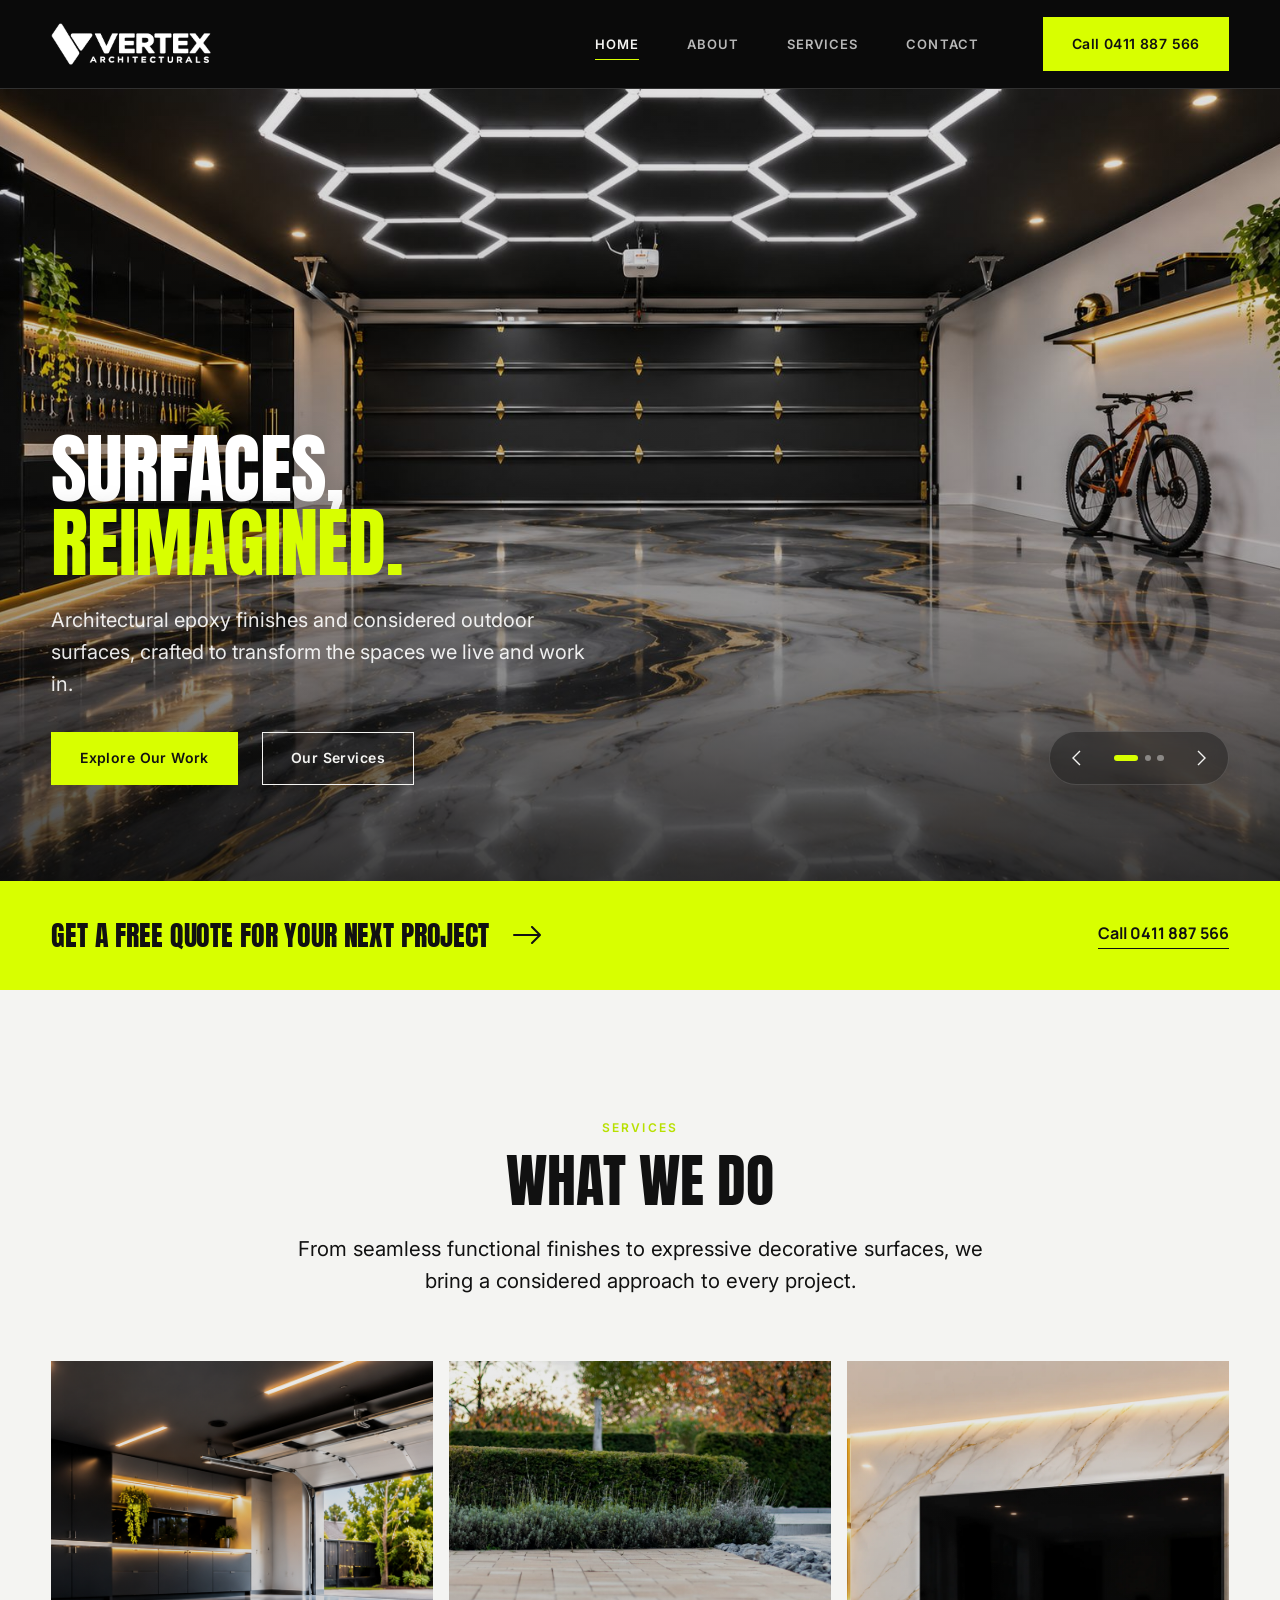
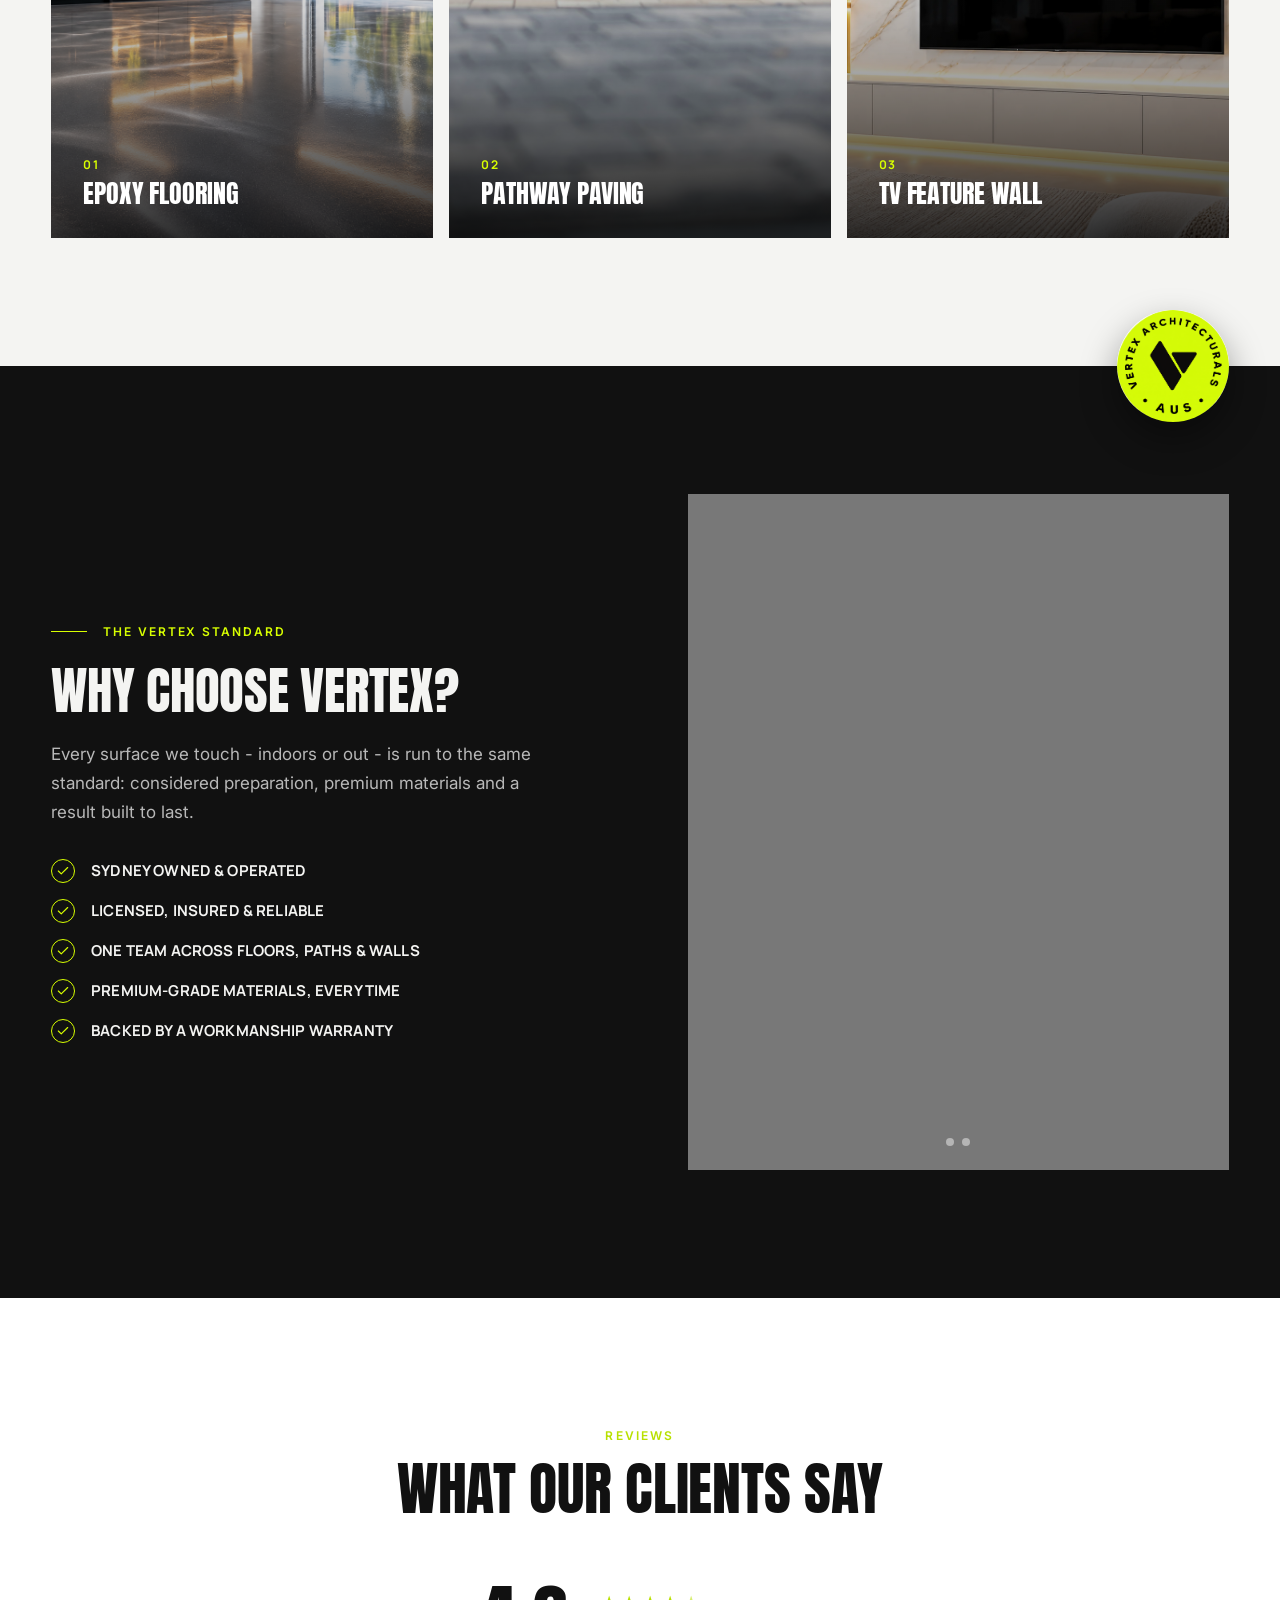
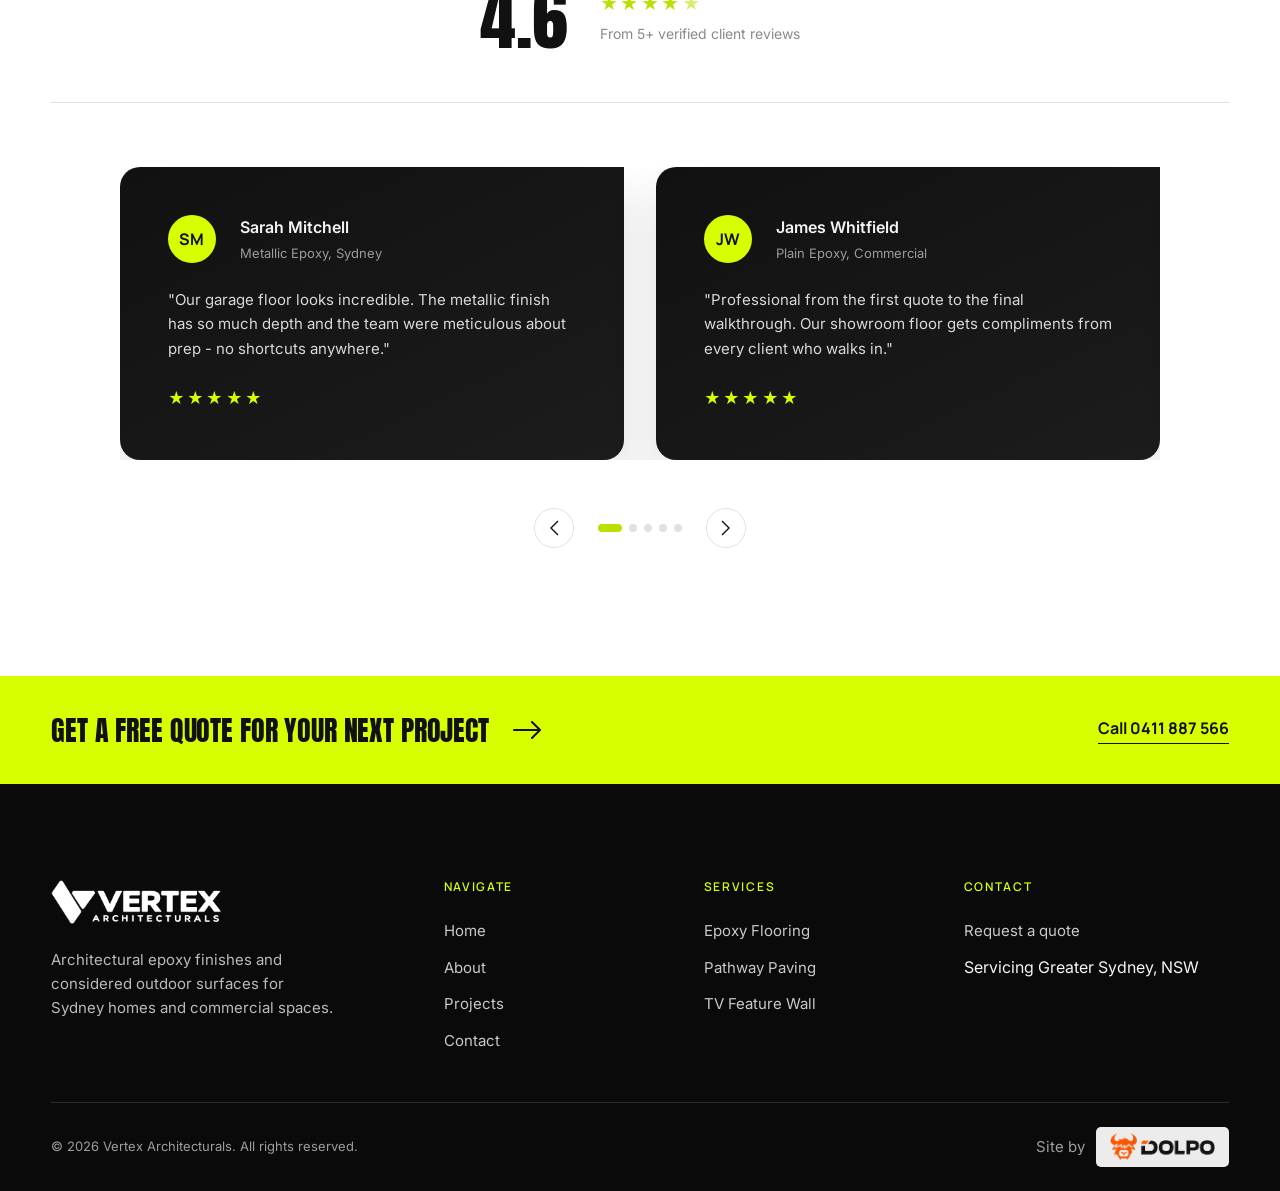
<file: index.html>
<!doctype html>
<html lang="en-AU">
<head>
<meta charset="UTF-8">
<script>document.documentElement.classList.add('js');</script>
<meta name="viewport" content="width=device-width, initial-scale=1">
<title>Vertex Architecturals - Architectural Epoxy Flooring &amp; Surfaces, Sydney</title>
<meta name="description" content="Vertex Architecturals is a Sydney-based specialist in architectural epoxy flooring and considered outdoor surfaces - plain, metallic and textured epoxy, entrance pathways and paving.">
<link rel="icon" type="image/x-icon" href="assets/img/favicon.ico">
<link rel="preconnect" href="https://fonts.googleapis.com">
<link rel="preconnect" href="https://fonts.gstatic.com" crossorigin>
<link href="https://fonts.googleapis.com/css2?family=Anton&family=Manrope:wght@500;600;700;800&family=Inter:wght@400;500;600&display=swap" rel="stylesheet">
<link rel="stylesheet" href="assets/css/style.css">
</head>
<body>
<a class="skip-link" href="#main">Skip to content</a>

<header class="site-header">
  <div class="container">
    <a href="index.html" class="brand" aria-label="Vertex Architecturals - home">
      <img src="assets/img/logo-white.png" alt="Vertex Architecturals" width="190" height="50">
    </a>
    <nav class="nav-primary" aria-label="Primary">
      <ul class="nav-links">
        <li><a href="index.html" aria-current="page">Home</a></li>
        <li><a href="about.html">About</a></li>
        <li><a href="services.html">Services</a></li>
        <li><a href="contact.html">Contact</a></li>
      </ul>
      <div class="nav-actions">
        <a href="tel:+61411887566" class="btn btn-primary">Call 0411 887 566</a>
        <button class="nav-toggle" data-nav-toggle aria-expanded="false" aria-controls="mobile-nav" aria-label="Open menu">
          <span></span><span></span><span></span>
        </button>
      </div>
    </nav>
  </div>
  <div class="mobile-nav" id="mobile-nav" data-mobile-nav>
    <ul>
      <li><a href="index.html">Home</a></li>
      <li><a href="about.html">About</a></li>
      <li><a href="services.html">Services</a></li>
      <li><a href="contact.html">Contact</a></li>
    </ul>
    <a href="tel:+61411887566" class="btn btn-primary">Call 0411 887 566</a>
  </div>
</header>

<main id="main">

  <!-- Hero carousel -->
  <section class="hero-carousel" data-carousel aria-roledescription="carousel" aria-label="Featured surfaces">
    <div class="hero-slides">

      <div class="hero-slide is-active" data-slide role="group" aria-roledescription="slide" aria-label="1 of 3">
        <img src="assets/img/hero-carousel-1.jpg" alt="Luxury garage with glossy black, white and gold marbled epoxy floor, honeycomb LED ceiling lighting, and gloss black cabinetry." width="1672" height="941" loading="eager">
      </div>
      <div class="hero-slide" data-slide role="group" aria-roledescription="slide" aria-label="2 of 3">
        <img src="assets/img/hero-carousel-2.jpg" alt="Flowing gold and charcoal metallic epoxy floor in a sophisticated lounge and entertaining space." width="1672" height="941" loading="lazy">
      </div>
      <div class="hero-slide" data-slide role="group" aria-roledescription="slide" aria-label="3 of 3">
        <img src="assets/img/hero-carousel-3.jpg" alt="Seamless speckled epoxy floor finish in a clean, minimalist interior." width="1670" height="941" loading="lazy">
      </div>

    </div>

    <div class="hero-content fade-in-once">
      <div class="hero-content-inner">
        <h1>Surfaces,<br><span class="text-gold">reimagined.</span></h1>
        <p>Architectural epoxy finishes and considered outdoor surfaces, crafted to transform the spaces we live and work in.</p>
        <div class="hero-cta-row">
          <a href="projects.html" class="btn btn-primary">Explore Our Work</a>
          <a href="services.html" class="btn btn-outline on-dark">Our Services</a>
        </div>
      </div>
    </div>

    <div class="hero-controls">
      <button class="hero-arrow" data-prev aria-label="Previous slide">
        <svg width="10" height="16" viewBox="0 0 10 16" fill="none"><path d="M9 1 2 8l7 7" stroke="currentColor" stroke-width="1.4"/></svg>
      </button>
      <div class="hero-dots" role="tablist" aria-label="Choose slide">
        <button class="hero-dot is-active" data-dot role="tab" aria-selected="true" aria-label="Slide 1"></button>
        <button class="hero-dot" data-dot role="tab" aria-selected="false" aria-label="Slide 2"></button>
        <button class="hero-dot" data-dot role="tab" aria-selected="false" aria-label="Slide 3"></button>
      </div>
      <button class="hero-arrow" data-next aria-label="Next slide">
        <svg width="10" height="16" viewBox="0 0 10 16" fill="none"><path d="M1 1l7 7-7 7" stroke="currentColor" stroke-width="1.4"/></svg>
      </button>
    </div>
  </section>

  <!-- CTA strip -->
  <section class="cta-strip">
    <div class="container cta-strip-inner">
      <a href="contact.html" class="cta-strip-main">
        <span>Get A Free Quote For Your Next Project</span>
        <svg width="28" height="18" viewBox="0 0 28 18" fill="none" aria-hidden="true"><path d="M1 9h25M19 1l8 8-8 8" stroke="currentColor" stroke-width="2" stroke-linecap="round" stroke-linejoin="round"/></svg>
      </a>
      <a href="tel:+61411887566" class="cta-strip-phone">Call 0411 887 566</a>
    </div>
  </section>

  <!-- Services -->
  <section class="section" id="services">
    <div class="container">
      <div class="section-heading-centered">
        <p class="small-label">Services</p>
        <h2>What We Do</h2>
        <p class="lede">From seamless functional finishes to expressive decorative surfaces, we bring a considered approach to every project.</p>
      </div>

      <div class="service-tiles">
        <a class="service-tile" href="services.html#epoxy-flooring">
          <img src="assets/img/service-epoxy.png" alt="Glossy seamless epoxy floor in a modern garage." loading="lazy">
          <span class="service-tile-caption">
            <span class="service-tile-index">01</span>
            <h3>Epoxy Flooring</h3>
          </span>
        </a>

        <a class="service-tile" href="services.html#pathway-paving">
          <img src="assets/img/service-pathways.jpg" alt="Outdoor paved pathway in a considered garden setting." loading="lazy">
          <span class="service-tile-caption">
            <span class="service-tile-index">02</span>
            <h3>Pathway Paving</h3>
          </span>
        </a>

        <a class="service-tile" href="services.html#tv-feature-wall">
          <img src="assets/img/service-tv-feature-wall.webp" alt="Seamless resin-finished TV feature wall in a marble-look media room." loading="lazy">
          <span class="service-tile-caption">
            <span class="service-tile-index">03</span>
            <h3>TV Feature Wall</h3>
          </span>
        </a>
      </div>
    </div>
  </section>

  <!-- Why choose us -->
  <section class="section section-dark why-choose-section">
    <span class="vertex-stamp-pin">
      <img src="assets/img/vertex-stamp.png" alt="Vertex Architecturals - AUS badge" width="140" height="140">
    </span>
    <div class="container">
      <div class="split">
        <div class="split-text-col" style="max-width: 48ch;">
          <div class="eyebrow"><span class="small-label on-dark">The Vertex Standard</span></div>
          <h2 class="why-choose-heading">Why Choose Vertex?</h2>
          <p class="body-text on-dark mt-4">Every surface we touch - indoors or out - is run to the same standard: considered preparation, premium materials and a result built to last.</p>

          <ul class="why-checklist">
            <li><span class="check-icon"><svg viewBox="0 0 24 24" fill="none" stroke="currentColor" stroke-width="2" stroke-linecap="round" stroke-linejoin="round"><path d="M4 12l5 5L20 6"/></svg></span>Sydney owned &amp; operated</li>
            <li><span class="check-icon"><svg viewBox="0 0 24 24" fill="none" stroke="currentColor" stroke-width="2" stroke-linecap="round" stroke-linejoin="round"><path d="M4 12l5 5L20 6"/></svg></span>Licensed, insured &amp; reliable</li>
            <li><span class="check-icon"><svg viewBox="0 0 24 24" fill="none" stroke="currentColor" stroke-width="2" stroke-linecap="round" stroke-linejoin="round"><path d="M4 12l5 5L20 6"/></svg></span>One team across floors, paths &amp; walls</li>
            <li><span class="check-icon"><svg viewBox="0 0 24 24" fill="none" stroke="currentColor" stroke-width="2" stroke-linecap="round" stroke-linejoin="round"><path d="M4 12l5 5L20 6"/></svg></span>Premium-grade materials, every time</li>
            <li><span class="check-icon"><svg viewBox="0 0 24 24" fill="none" stroke="currentColor" stroke-width="2" stroke-linecap="round" stroke-linejoin="round"><path d="M4 12l5 5L20 6"/></svg></span>Backed by a workmanship warranty</li>
          </ul>
        </div>
        <div class="photo ratio-4-5 why-photo-carousel">
          <img src="assets/img/why-choose-1.png" alt="Vertex team member laying pavers in a modern courtyard pathway." loading="lazy">
          <img src="assets/img/why-choose-2.png" alt="Vertex team member applying an epoxy floor finish in a garage." loading="lazy">
          <span class="why-photo-indicator" aria-hidden="true">
            <span></span>
            <span></span>
          </span>
        </div>
      </div>
    </div>
  </section>

  <!-- Reviews -->
  <section class="section section-white">
    <div class="container">
      <div class="section-heading-centered">
        <p class="small-label">Reviews</p>
        <h2>What Our Clients Say</h2>
      </div>

      <div class="review-stat-band">
        <span class="review-stat-score">4.6</span>
        <div class="review-stat-meta">
          <span class="review-stars" aria-label="4.6 out of 5 stars">★★★★<span class="star-half">★</span></span>
          <p class="review-stat-caption">From 5+ verified client reviews</p>
        </div>
      </div>

      <div class="review-carousel" data-carousel-scroll data-interval="4000" aria-roledescription="carousel" aria-label="Client testimonials">
        <div class="review-carousel-viewport">
          <div class="review-carousel-track">
            <div class="review-carousel-item">
              <article class="review-card">
                <div class="review-card-top">
                  <span class="review-avatar" aria-hidden="true">SM</span>
                  <div>
                    <p class="review-card-name">Sarah Mitchell</p>
                    <p class="review-card-role">Metallic Epoxy, Sydney</p>
                  </div>
                </div>
                <p class="review-card-quote">"Our garage floor looks incredible. The metallic finish has so much depth and the team were meticulous about prep - no shortcuts anywhere."</p>
                <span class="review-stars" aria-label="5 out of 5 stars">★★★★★</span>
              </article>
            </div>
            <div class="review-carousel-item">
              <article class="review-card">
                <div class="review-card-top">
                  <span class="review-avatar" aria-hidden="true">JW</span>
                  <div>
                    <p class="review-card-name">James Whitfield</p>
                    <p class="review-card-role">Plain Epoxy, Commercial</p>
                  </div>
                </div>
                <p class="review-card-quote">"Professional from the first quote to the final walkthrough. Our showroom floor gets compliments from every client who walks in."</p>
                <span class="review-stars" aria-label="5 out of 5 stars">★★★★★</span>
              </article>
            </div>
            <div class="review-carousel-item">
              <article class="review-card">
                <div class="review-card-top">
                  <span class="review-avatar" aria-hidden="true">PN</span>
                  <div>
                    <p class="review-card-name">Priya Nair</p>
                    <p class="review-card-role">Pathway Paving, Sydney</p>
                  </div>
                </div>
                <p class="review-card-quote">"Great result on our front entrance pathway - looks far more considered than standard paving."</p>
                <span class="review-stars" aria-label="5 out of 5 stars">★★★★★</span>
              </article>
            </div>
            <div class="review-carousel-item">
              <article class="review-card">
                <div class="review-card-top">
                  <span class="review-avatar" aria-hidden="true">DO</span>
                  <div>
                    <p class="review-card-name">Daniel Osei</p>
                    <p class="review-card-role">Plain Epoxy, Commercial</p>
                  </div>
                </div>
                <p class="review-card-quote">"Hard-wearing and genuinely good-looking. It's held up perfectly under daily warehouse traffic."</p>
                <span class="review-stars" aria-label="5 out of 5 stars">★★★★★</span>
              </article>
            </div>
            <div class="review-carousel-item">
              <article class="review-card">
                <div class="review-card-top">
                  <span class="review-avatar" aria-hidden="true">EC</span>
                  <div>
                    <p class="review-card-name">Emma Carter</p>
                    <p class="review-card-role">Textured Epoxy, Sydney</p>
                  </div>
                </div>
                <p class="review-card-quote">"Textured finish around our pool area is exactly what we wanted - slip-resistant but still looks premium."</p>
                <span class="review-stars" aria-label="5 out of 5 stars">★★★★★</span>
              </article>
            </div>
          </div>
        </div>

        <div class="review-carousel-controls">
          <button type="button" class="review-arrow" data-prev aria-label="Previous review">
            <svg width="10" height="16" viewBox="0 0 10 16" fill="none"><path d="M9 1 2 8l7 7" stroke="currentColor" stroke-width="1.4"/></svg>
          </button>
          <div class="review-dots" role="tablist" aria-label="Choose review">
            <button class="review-dot is-active" data-dot role="tab" aria-selected="true" aria-label="Review 1"></button>
            <button class="review-dot" data-dot role="tab" aria-selected="false" aria-label="Review 2"></button>
            <button class="review-dot" data-dot role="tab" aria-selected="false" aria-label="Review 3"></button>
            <button class="review-dot" data-dot role="tab" aria-selected="false" aria-label="Review 4"></button>
            <button class="review-dot" data-dot role="tab" aria-selected="false" aria-label="Review 5"></button>
          </div>
          <button type="button" class="review-arrow" data-next aria-label="Next review">
            <svg width="10" height="16" viewBox="0 0 10 16" fill="none"><path d="M1 1l7 7-7 7" stroke="currentColor" stroke-width="1.4"/></svg>
          </button>
        </div>
      </div>
    </div>
  </section>

  <!-- CTA strip -->
  <section class="cta-strip">
    <div class="container cta-strip-inner">
      <a href="contact.html" class="cta-strip-main">
        <span>Get A Free Quote For Your Next Project</span>
        <svg width="28" height="18" viewBox="0 0 28 18" fill="none" aria-hidden="true"><path d="M1 9h25M19 1l8 8-8 8" stroke="currentColor" stroke-width="2" stroke-linecap="round" stroke-linejoin="round"/></svg>
      </a>
      <a href="tel:+61411887566" class="cta-strip-phone">Call 0411 887 566</a>
    </div>
  </section>

</main>

<footer class="site-footer">
  <div class="container">
    <div class="footer-top">
      <div class="footer-brand">
        <img src="assets/img/logo-white.png" alt="Vertex Architecturals" width="170" height="45">
        <p>Architectural epoxy finishes and considered outdoor surfaces for Sydney homes and commercial spaces.</p>
      </div>
      <div class="footer-col">
        <h5>Navigate</h5>
        <ul>
          <li><a href="index.html">Home</a></li>
          <li><a href="about.html">About</a></li>
          <li><a href="projects.html">Projects</a></li>
          <li><a href="contact.html">Contact</a></li>
        </ul>
      </div>
      <div class="footer-col">
        <h5>Services</h5>
        <ul>
          <li><a href="services.html#epoxy-flooring">Epoxy Flooring</a></li>
          <li><a href="services.html#pathway-paving">Pathway Paving</a></li>
          <li><a href="services.html#tv-feature-wall">TV Feature Wall</a></li>
        </ul>
      </div>
      <div class="footer-col footer-contact">
        <h5>Contact</h5>
        <ul>
          <li><a href="contact.html">Request a quote</a></li>
          <li>Servicing Greater Sydney, NSW</li>
        </ul>
      </div>
    </div>
    <div class="footer-bottom">
      <p>&copy; 2026 Vertex Architecturals. All rights reserved.</p>
      <p class="footer-credit">Site by <span class="footer-credit-badge"><img src="assets/img/dolpo-logo.png" alt="Dolpo" width="90" height="23" loading="lazy"></span></p>
    </div>
  </div>
</footer>

<script src="assets/js/main.js"></script>
</body>
</html>
</file>
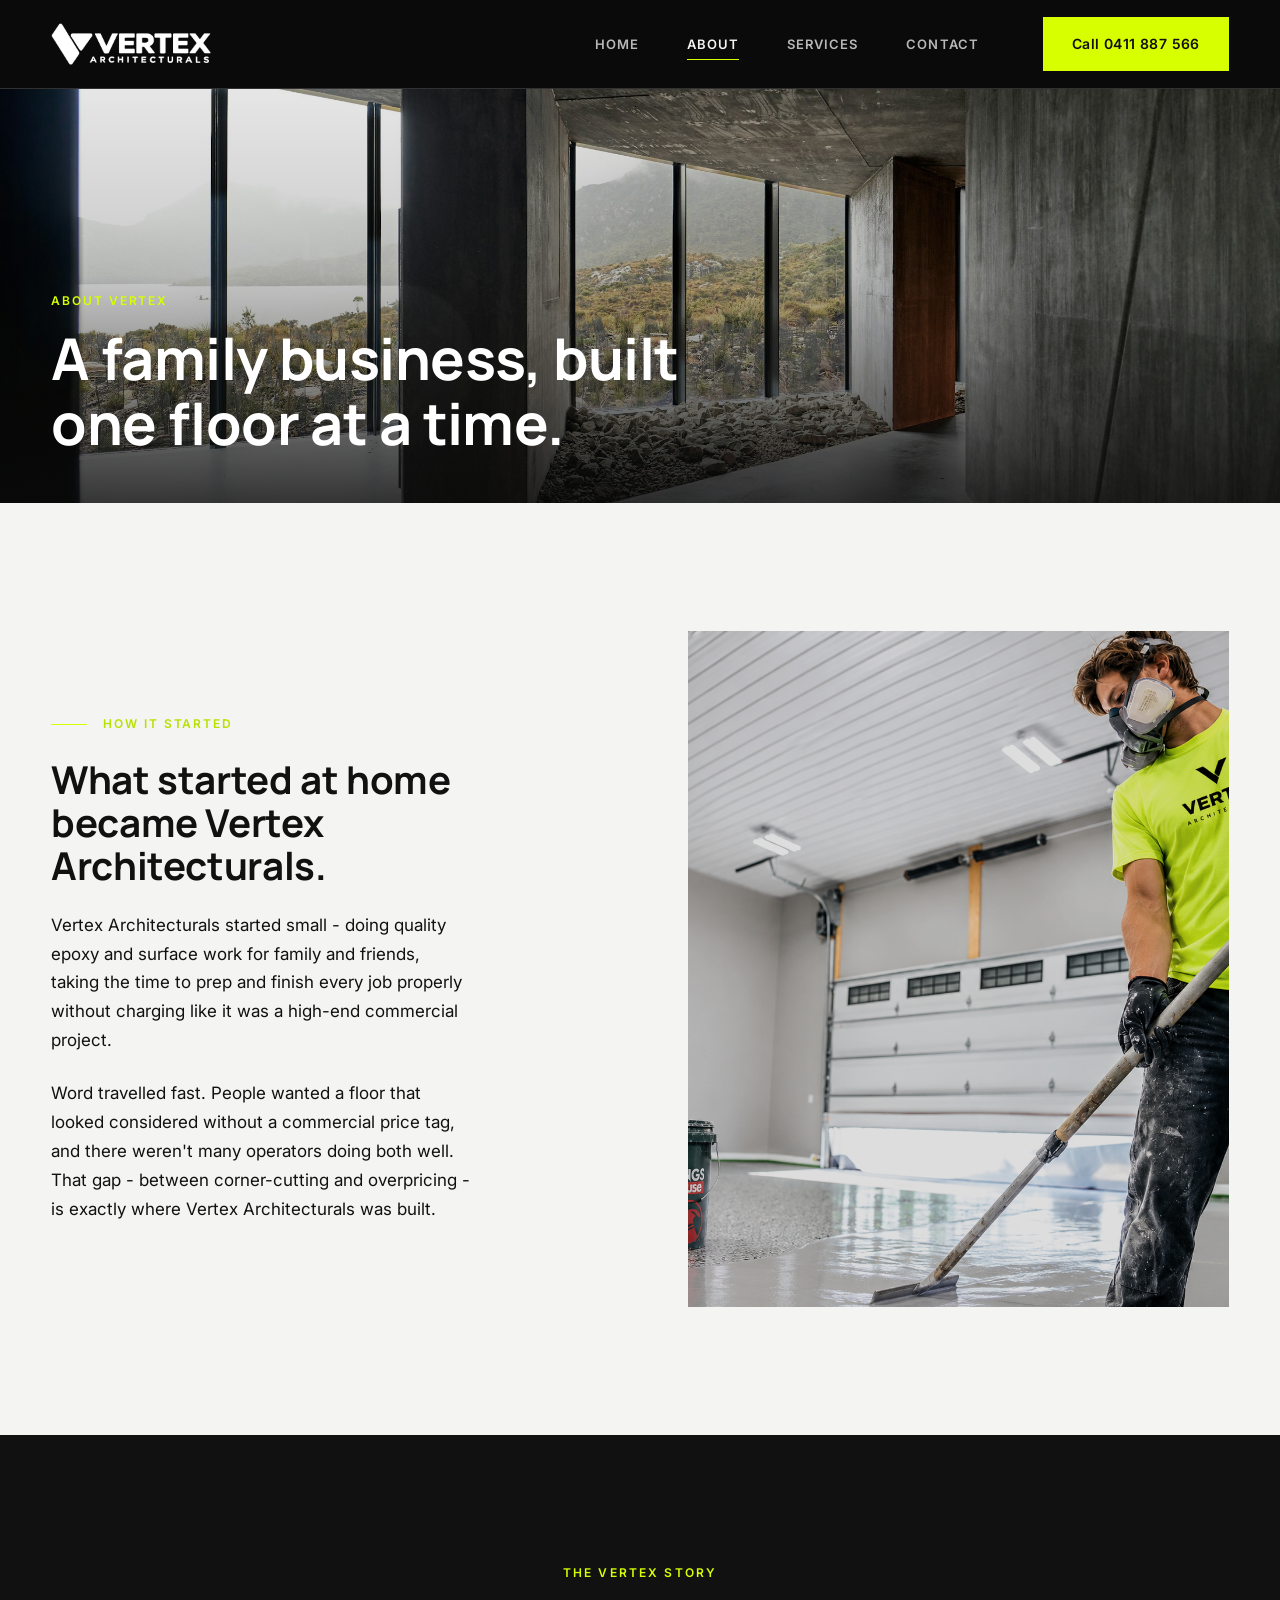
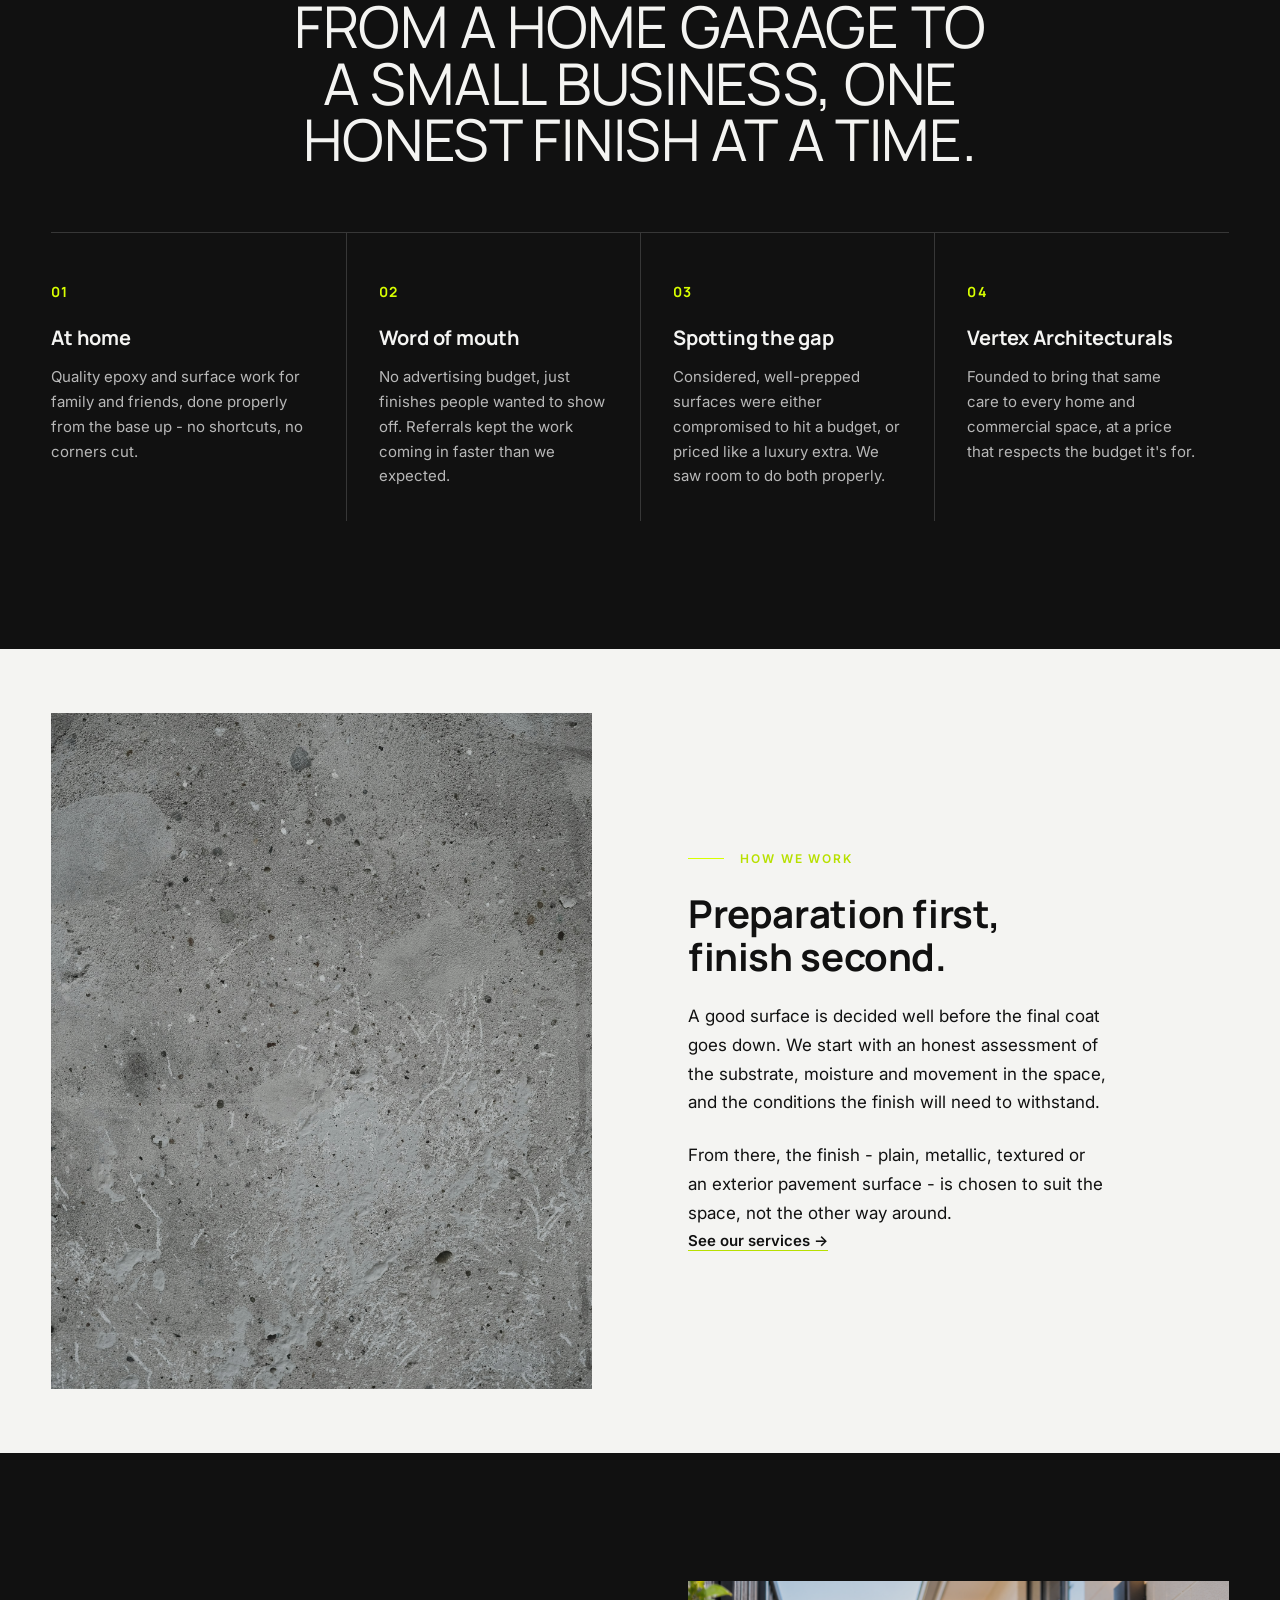
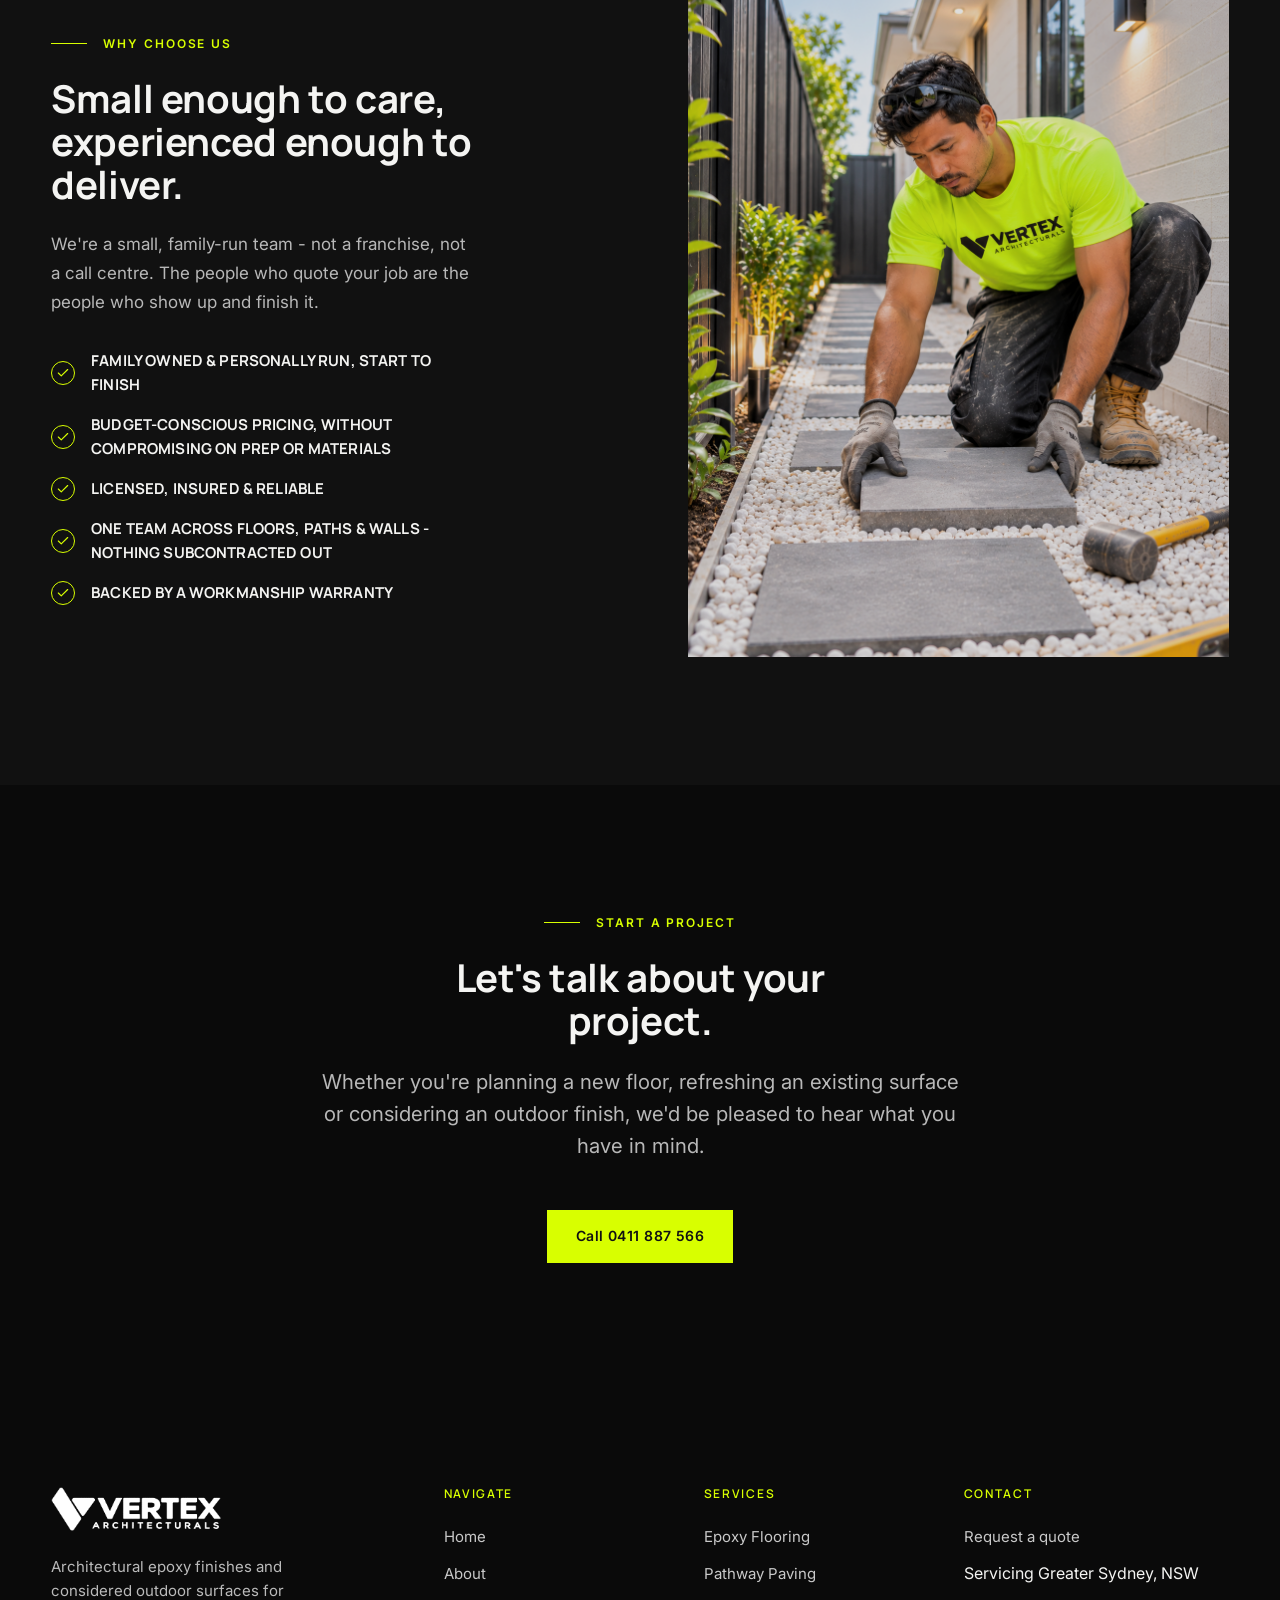
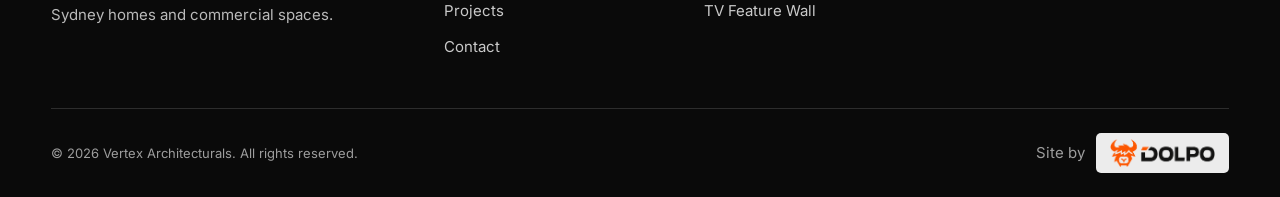
<file: about.html>
<!doctype html>
<html lang="en-AU">
<head>
<meta charset="UTF-8">
<script>document.documentElement.classList.add('js');</script>
<meta name="viewport" content="width=device-width, initial-scale=1">
<title>About - Vertex Architecturals</title>
<meta name="description" content="Vertex Architecturals is a small, family-owned team that started doing quality epoxy and surface work at home - now bringing the same care to considered floors, pathways and finishes across Sydney.">
<link rel="icon" type="image/x-icon" href="assets/img/favicon.ico">
<link rel="preconnect" href="https://fonts.googleapis.com">
<link rel="preconnect" href="https://fonts.gstatic.com" crossorigin>
<link href="https://fonts.googleapis.com/css2?family=Manrope:wght@500;600;700;800&family=Inter:wght@400;500;600&display=swap" rel="stylesheet">
<link rel="stylesheet" href="assets/css/style.css">
</head>
<body>
<a class="skip-link" href="#main">Skip to content</a>

<header class="site-header">
  <div class="container">
    <a href="index.html" class="brand" aria-label="Vertex Architecturals - home">
      <img src="assets/img/logo-white.png" alt="Vertex Architecturals" width="190" height="50">
    </a>
    <nav class="nav-primary" aria-label="Primary">
      <ul class="nav-links">
        <li><a href="index.html">Home</a></li>
        <li><a href="about.html" aria-current="page">About</a></li>
        <li><a href="services.html">Services</a></li>
        <li><a href="contact.html">Contact</a></li>
      </ul>
      <div class="nav-actions">
        <a href="tel:+61411887566" class="btn btn-primary">Call 0411 887 566</a>
        <button class="nav-toggle" data-nav-toggle aria-expanded="false" aria-controls="mobile-nav" aria-label="Open menu">
          <span></span><span></span><span></span>
        </button>
      </div>
    </nav>
  </div>
  <div class="mobile-nav" id="mobile-nav" data-mobile-nav>
    <ul>
      <li><a href="index.html">Home</a></li>
      <li><a href="about.html">About</a></li>
      <li><a href="services.html">Services</a></li>
      <li><a href="contact.html">Contact</a></li>
    </ul>
    <a href="tel:+61411887566" class="btn btn-primary">Call 0411 887 566</a>
  </div>
</header>

<main id="main">

  <section class="page-hero">
    <img src="assets/img/hero.jpg" alt="Raw concrete architectural interior with floor-to-ceiling glazing overlooking a lake and mountains." loading="eager">
    <div class="container page-hero-content">
      <p class="small-label">About Vertex</p>
      <h1>A family business, built one floor at a time.</h1>
    </div>
  </section>

  <section class="section">
    <div class="container">
      <div class="split">
        <div class="split-text-col">
          <div class="eyebrow"><span class="small-label">How it started</span></div>
          <h2 class="h-section">What started at home became Vertex Architecturals.</h2>
          <p class="body-text mt-4">Vertex Architecturals started small - doing quality epoxy and surface work for family and friends, taking the time to prep and finish every job properly without charging like it was a high-end commercial project.</p>
          <p class="body-text mt-4">Word travelled fast. People wanted a floor that looked considered without a commercial price tag, and there weren't many operators doing both well. That gap - between corner-cutting and overpricing - is exactly where Vertex Architecturals was built.</p>
        </div>
        <div class="photo ratio-4-5">
          <img src="assets/img/why-choose-2.png" alt="Vertex team member applying an epoxy floor finish in a garage." loading="lazy">
        </div>
      </div>
    </div>
  </section>

  <section class="section section-dark">
    <div class="container">
      <div class="section-heading-centered">
        <p class="small-label on-dark">The Vertex story</p>
        <h2>From a home garage to a small business, one honest finish at a time.</h2>
      </div>

      <div class="process-grid">
        <div class="process-step">
          <span class="process-number">01</span>
          <h3>At home</h3>
          <p>Quality epoxy and surface work for family and friends, done properly from the base up - no shortcuts, no corners cut.</p>
        </div>
        <div class="process-step">
          <span class="process-number">02</span>
          <h3>Word of mouth</h3>
          <p>No advertising budget, just finishes people wanted to show off. Referrals kept the work coming in faster than we expected.</p>
        </div>
        <div class="process-step">
          <span class="process-number">03</span>
          <h3>Spotting the gap</h3>
          <p>Considered, well-prepped surfaces were either compromised to hit a budget, or priced like a luxury extra. We saw room to do both properly.</p>
        </div>
        <div class="process-step">
          <span class="process-number">04</span>
          <h3>Vertex Architecturals</h3>
          <p>Founded to bring that same care to every home and commercial space, at a price that respects the budget it's for.</p>
        </div>
      </div>
    </div>
  </section>

  <section class="section section-tight">
    <div class="container">
      <div class="split">
        <div class="photo ratio-4-5" style="order: 1;">
          <img src="assets/img/service-textured-2.jpg" alt="Close-up detail of a fine-grain textured concrete surface." loading="lazy">
        </div>
        <div class="split-text-col" style="order: 2;">
          <div class="eyebrow"><span class="small-label">How we work</span></div>
          <h2 class="h-section">Preparation first, finish second.</h2>
          <p class="body-text mt-4">A good surface is decided well before the final coat goes down. We start with an honest assessment of the substrate, moisture and movement in the space, and the conditions the finish will need to withstand.</p>
          <p class="body-text mt-4">From there, the finish - plain, metallic, textured or an exterior pavement surface - is chosen to suit the space, not the other way around.</p>
          <a href="services.html" class="btn-text mt-5">See our services <span class="arrow">→</span></a>
        </div>
      </div>
    </div>
  </section>

  <section class="section section-dark">
    <div class="container">
      <div class="split">
        <div class="split-text-col">
          <div class="eyebrow"><span class="small-label on-dark">Why choose us</span></div>
          <h2 class="h-section">Small enough to care, experienced enough to deliver.</h2>
          <p class="body-text on-dark mt-4">We're a small, family-run team - not a franchise, not a call centre. The people who quote your job are the people who show up and finish it.</p>

          <ul class="why-checklist">
            <li><span class="check-icon"><svg viewBox="0 0 24 24" fill="none" stroke="currentColor" stroke-width="2" stroke-linecap="round" stroke-linejoin="round"><path d="M4 12l5 5L20 6"/></svg></span>Family owned &amp; personally run, start to finish</li>
            <li><span class="check-icon"><svg viewBox="0 0 24 24" fill="none" stroke="currentColor" stroke-width="2" stroke-linecap="round" stroke-linejoin="round"><path d="M4 12l5 5L20 6"/></svg></span>Budget-conscious pricing, without compromising on prep or materials</li>
            <li><span class="check-icon"><svg viewBox="0 0 24 24" fill="none" stroke="currentColor" stroke-width="2" stroke-linecap="round" stroke-linejoin="round"><path d="M4 12l5 5L20 6"/></svg></span>Licensed, insured &amp; reliable</li>
            <li><span class="check-icon"><svg viewBox="0 0 24 24" fill="none" stroke="currentColor" stroke-width="2" stroke-linecap="round" stroke-linejoin="round"><path d="M4 12l5 5L20 6"/></svg></span>One team across floors, paths &amp; walls - nothing subcontracted out</li>
            <li><span class="check-icon"><svg viewBox="0 0 24 24" fill="none" stroke="currentColor" stroke-width="2" stroke-linecap="round" stroke-linejoin="round"><path d="M4 12l5 5L20 6"/></svg></span>Backed by a workmanship warranty</li>
          </ul>
        </div>
        <div class="photo ratio-4-5">
          <img src="assets/img/why-choose-1.png" alt="Vertex team member laying pavers in a modern courtyard pathway." loading="lazy">
        </div>
      </div>
    </div>
  </section>

  <section class="section section-emerald">
    <div class="container text-center">
      <div class="eyebrow mx-auto" style="justify-content:center;"><span class="small-label on-dark">Start a project</span></div>
      <h2 class="h-section mx-auto" style="max-width: 20ch;">Let's talk about your project.</h2>
      <p class="lede on-dark mt-4 mx-auto" style="max-width: 50ch;">Whether you're planning a new floor, refreshing an existing surface or considering an outdoor finish, we'd be pleased to hear what you have in mind.</p>
      <a href="tel:+61411887566" class="btn btn-primary mt-6">Call 0411 887 566</a>
    </div>
  </section>

</main>

<footer class="site-footer">
  <div class="container">
    <div class="footer-top">
      <div class="footer-brand">
        <img src="assets/img/logo-white.png" alt="Vertex Architecturals" width="170" height="45">
        <p>Architectural epoxy finishes and considered outdoor surfaces for Sydney homes and commercial spaces.</p>
      </div>
      <div class="footer-col">
        <h5>Navigate</h5>
        <ul>
          <li><a href="index.html">Home</a></li>
          <li><a href="about.html">About</a></li>
          <li><a href="projects.html">Projects</a></li>
          <li><a href="contact.html">Contact</a></li>
        </ul>
      </div>
      <div class="footer-col">
        <h5>Services</h5>
        <ul>
          <li><a href="services.html#epoxy-flooring">Epoxy Flooring</a></li>
          <li><a href="services.html#pathway-paving">Pathway Paving</a></li>
          <li><a href="services.html#tv-feature-wall">TV Feature Wall</a></li>
        </ul>
      </div>
      <div class="footer-col footer-contact">
        <h5>Contact</h5>
        <ul>
          <li><a href="contact.html">Request a quote</a></li>
          <li>Servicing Greater Sydney, NSW</li>
        </ul>
      </div>
    </div>
    <div class="footer-bottom">
      <p>&copy; 2026 Vertex Architecturals. All rights reserved.</p>
      <p class="footer-credit">Site by <span class="footer-credit-badge"><img src="assets/img/dolpo-logo.png" alt="Dolpo" width="90" height="23" loading="lazy"></span></p>
    </div>
  </div>
</footer>

<script src="assets/js/main.js"></script>
</body>
</html>
</file>
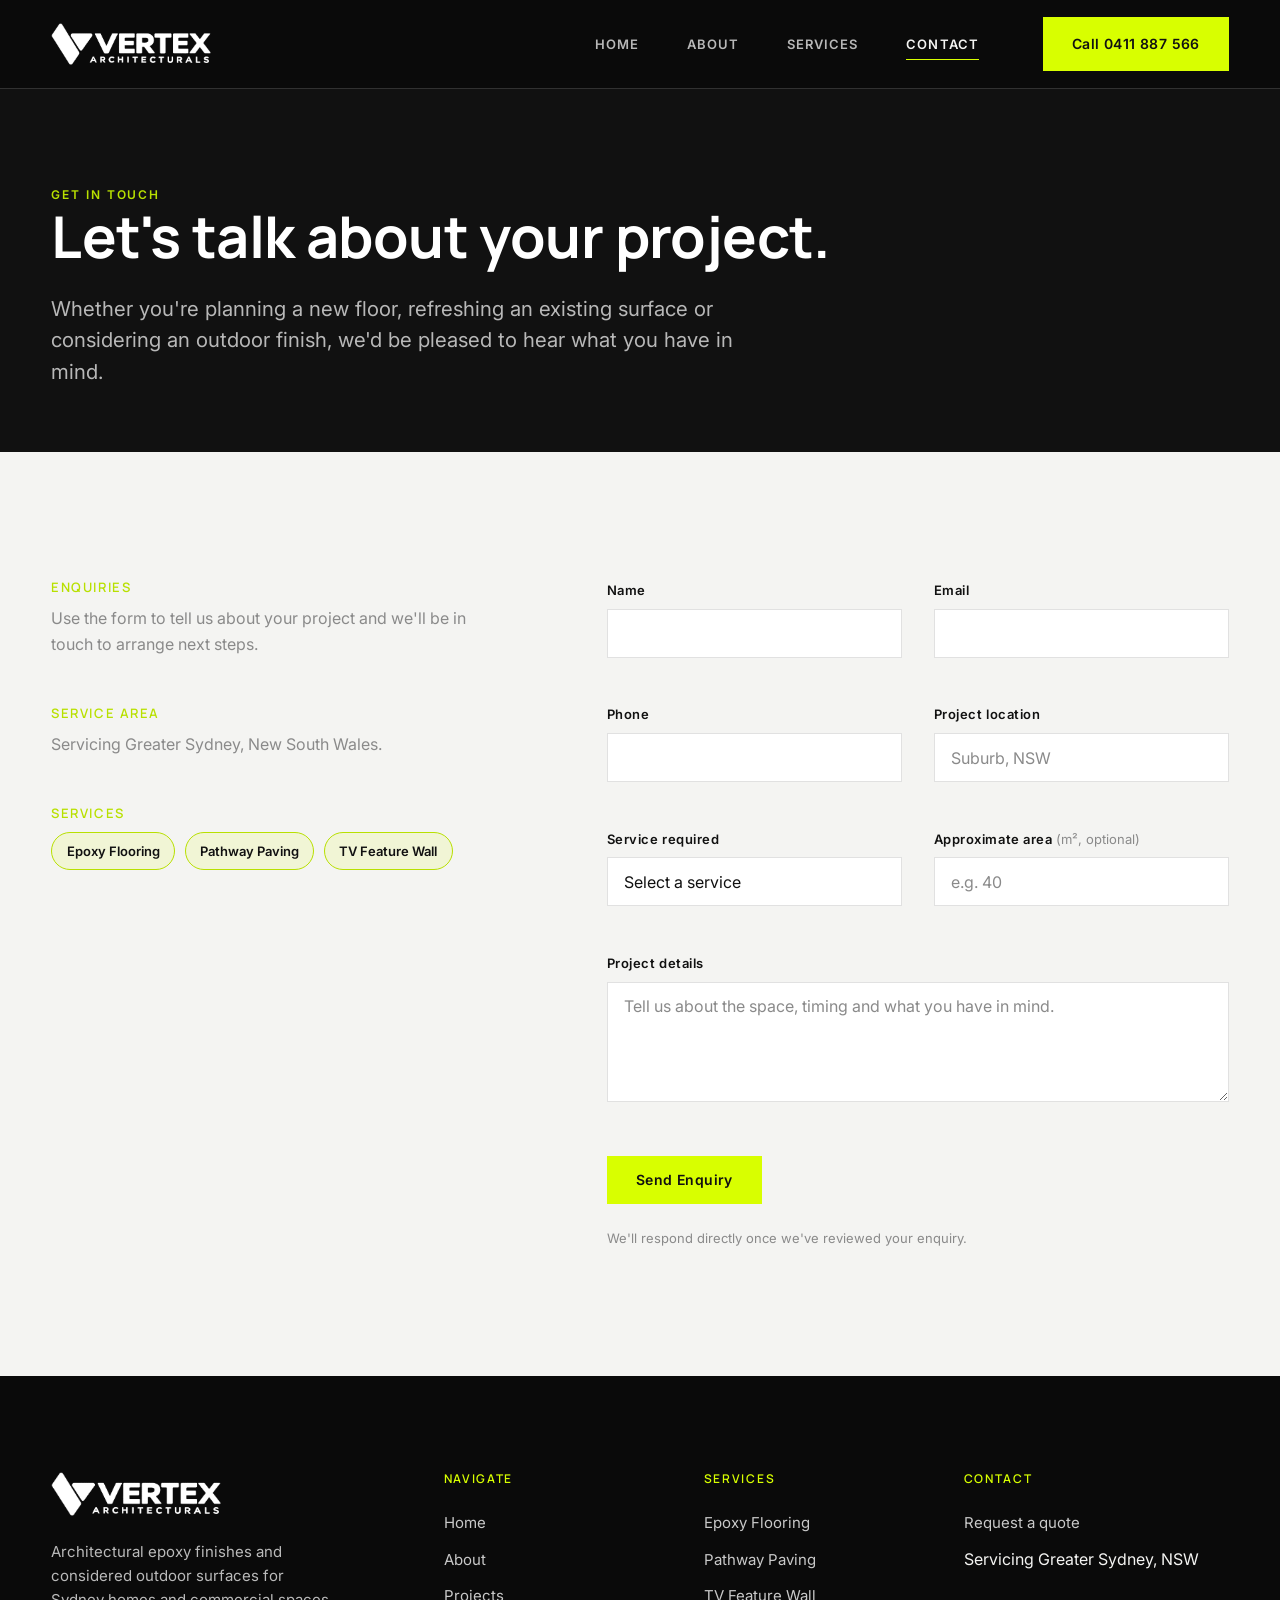
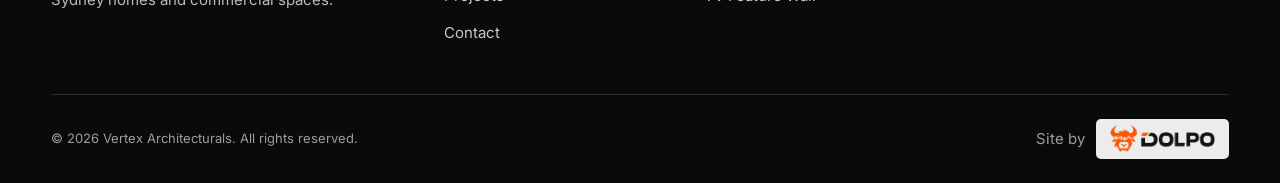
<file: contact.html>
<!doctype html>
<html lang="en-AU">
<head>
<meta charset="UTF-8">
<script>document.documentElement.classList.add('js');</script>
<meta name="viewport" content="width=device-width, initial-scale=1">
<title>Contact - Vertex Architecturals</title>
<meta name="description" content="Tell us about your project. Request a quote for architectural epoxy flooring or outdoor surface finishes with Vertex Architecturals, Sydney.">
<link rel="icon" type="image/x-icon" href="assets/img/favicon.ico">
<link rel="preconnect" href="https://fonts.googleapis.com">
<link rel="preconnect" href="https://fonts.gstatic.com" crossorigin>
<link href="https://fonts.googleapis.com/css2?family=Manrope:wght@500;600;700;800&family=Inter:wght@400;500;600&display=swap" rel="stylesheet">
<link rel="stylesheet" href="assets/css/style.css">
</head>
<body>
<a class="skip-link" href="#main">Skip to content</a>

<header class="site-header">
  <div class="container">
    <a href="index.html" class="brand" aria-label="Vertex Architecturals - home">
      <img src="assets/img/logo-white.png" alt="Vertex Architecturals" width="190" height="50">
    </a>
    <nav class="nav-primary" aria-label="Primary">
      <ul class="nav-links">
        <li><a href="index.html">Home</a></li>
        <li><a href="about.html">About</a></li>
        <li><a href="services.html">Services</a></li>
        <li><a href="contact.html" aria-current="page">Contact</a></li>
      </ul>
      <div class="nav-actions">
        <a href="tel:+61411887566" class="btn btn-primary">Call 0411 887 566</a>
        <button class="nav-toggle" data-nav-toggle aria-expanded="false" aria-controls="mobile-nav" aria-label="Open menu">
          <span></span><span></span><span></span>
        </button>
      </div>
    </nav>
  </div>
  <div class="mobile-nav" id="mobile-nav" data-mobile-nav>
    <ul>
      <li><a href="index.html">Home</a></li>
      <li><a href="about.html">About</a></li>
      <li><a href="services.html">Services</a></li>
      <li><a href="contact.html">Contact</a></li>
    </ul>
    <a href="tel:+61411887566" class="btn btn-primary">Call 0411 887 566</a>
  </div>
</header>

<main id="main">

  <section class="page-hero-no-image">
    <div class="container">
      <p class="small-label">Get in touch</p>
      <h1>Let's talk about your project.</h1>
      <p class="lede mt-4" style="color: var(--text-on-dark-muted); max-width: 56ch;">Whether you're planning a new floor, refreshing an existing surface or considering an outdoor finish, we'd be pleased to hear what you have in mind.</p>
    </div>
  </section>

  <section class="section">
    <div class="container">
      <div class="contact-grid">

        <div>
          <div class="contact-info-block">
            <h4>Enquiries</h4>
            <p>Use the form to tell us about your project and we'll be in touch to arrange next steps.</p>
          </div>
          <div class="contact-info-block">
            <h4>Service area</h4>
            <p>Servicing Greater Sydney, New South Wales.</p>
          </div>
          <div class="contact-info-block">
            <h4>Services</h4>
            <div class="contact-service-tags">
              <a href="services.html#epoxy-flooring" class="tag-chip">Epoxy Flooring</a>
              <a href="services.html#pathway-paving" class="tag-chip">Pathway Paving</a>
              <a href="services.html#tv-feature-wall" class="tag-chip">TV Feature Wall</a>
            </div>
          </div>
        </div>

        <div>
          <form data-enquiry-form novalidate>
            <div class="form-grid">
              <div class="field">
                <label for="name">Name</label>
                <input type="text" id="name" name="name" required autocomplete="name">
                <span class="field-error" data-error-for="name"></span>
              </div>
              <div class="field">
                <label for="email">Email</label>
                <input type="email" id="email" name="email" required autocomplete="email">
                <span class="field-error" data-error-for="email"></span>
              </div>
              <div class="field">
                <label for="phone">Phone</label>
                <input type="tel" id="phone" name="phone" required autocomplete="tel">
                <span class="field-error" data-error-for="phone"></span>
              </div>
              <div class="field">
                <label for="location">Project location</label>
                <input type="text" id="location" name="location" placeholder="Suburb, NSW" required>
                <span class="field-error" data-error-for="location"></span>
              </div>
              <div class="field">
                <label for="service">Service required</label>
                <select id="service" name="service" required data-service-select>
                  <option value="">Select a service</option>
                  <option value="Plain Epoxy">Plain Epoxy</option>
                  <option value="Metallic Epoxy">Metallic Epoxy</option>
                  <option value="Textured Epoxy">Textured Epoxy</option>
                  <option value="Pathway Paving">Pathway Paving</option>
                  <option value="TV Feature Wall">TV Feature Wall</option>
                  <option value="Not sure">Not sure yet</option>
                </select>
                <span class="field-error" data-error-for="service"></span>
              </div>
              <div class="field">
                <label for="area">Approximate area <span class="opt">(m², optional)</span></label>
                <input type="text" id="area" name="area" inputmode="numeric" placeholder="e.g. 40">
              </div>
              <div class="field full">
                <label for="details">Project details</label>
                <textarea id="details" name="details" required placeholder="Tell us about the space, timing and what you have in mind."></textarea>
                <span class="field-error" data-error-for="details"></span>
              </div>
            </div>

            <button type="submit" class="btn btn-primary mt-5">Send Enquiry</button>
            <p class="form-note">We'll respond directly once we've reviewed your enquiry.</p>
            <div class="form-status" data-form-status role="status" aria-live="polite"></div>
          </form>
        </div>

      </div>
    </div>
  </section>

</main>

<footer class="site-footer">
  <div class="container">
    <div class="footer-top">
      <div class="footer-brand">
        <img src="assets/img/logo-white.png" alt="Vertex Architecturals" width="170" height="45">
        <p>Architectural epoxy finishes and considered outdoor surfaces for Sydney homes and commercial spaces.</p>
      </div>
      <div class="footer-col">
        <h5>Navigate</h5>
        <ul>
          <li><a href="index.html">Home</a></li>
          <li><a href="about.html">About</a></li>
          <li><a href="projects.html">Projects</a></li>
          <li><a href="contact.html">Contact</a></li>
        </ul>
      </div>
      <div class="footer-col">
        <h5>Services</h5>
        <ul>
          <li><a href="services.html#epoxy-flooring">Epoxy Flooring</a></li>
          <li><a href="services.html#pathway-paving">Pathway Paving</a></li>
          <li><a href="services.html#tv-feature-wall">TV Feature Wall</a></li>
        </ul>
      </div>
      <div class="footer-col footer-contact">
        <h5>Contact</h5>
        <ul>
          <li><a href="contact.html">Request a quote</a></li>
          <li>Servicing Greater Sydney, NSW</li>
        </ul>
      </div>
    </div>
    <div class="footer-bottom">
      <p>&copy; 2026 Vertex Architecturals. All rights reserved.</p>
      <p class="footer-credit">Site by <span class="footer-credit-badge"><img src="assets/img/dolpo-logo.png" alt="Dolpo" width="90" height="23" loading="lazy"></span></p>
    </div>
  </div>
</footer>

<script src="assets/js/main.js"></script>
</body>
</html>
</file>
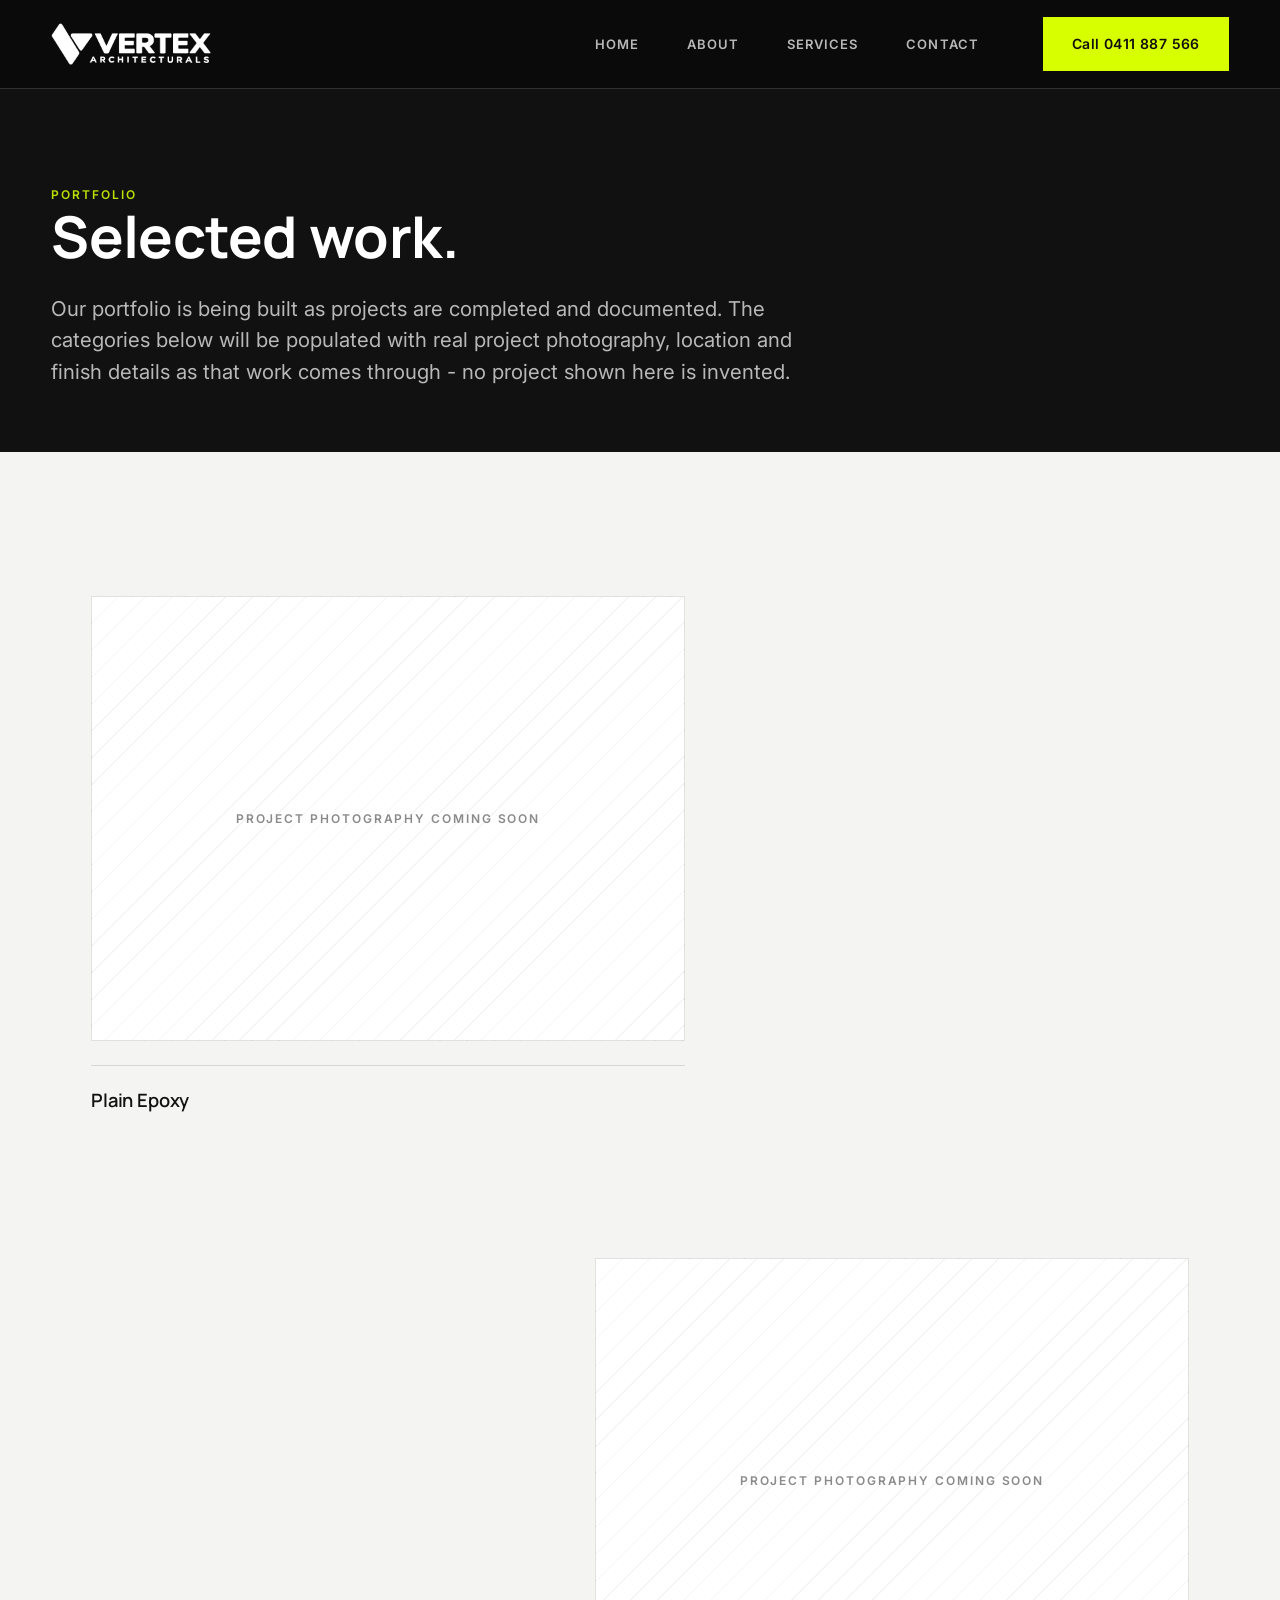
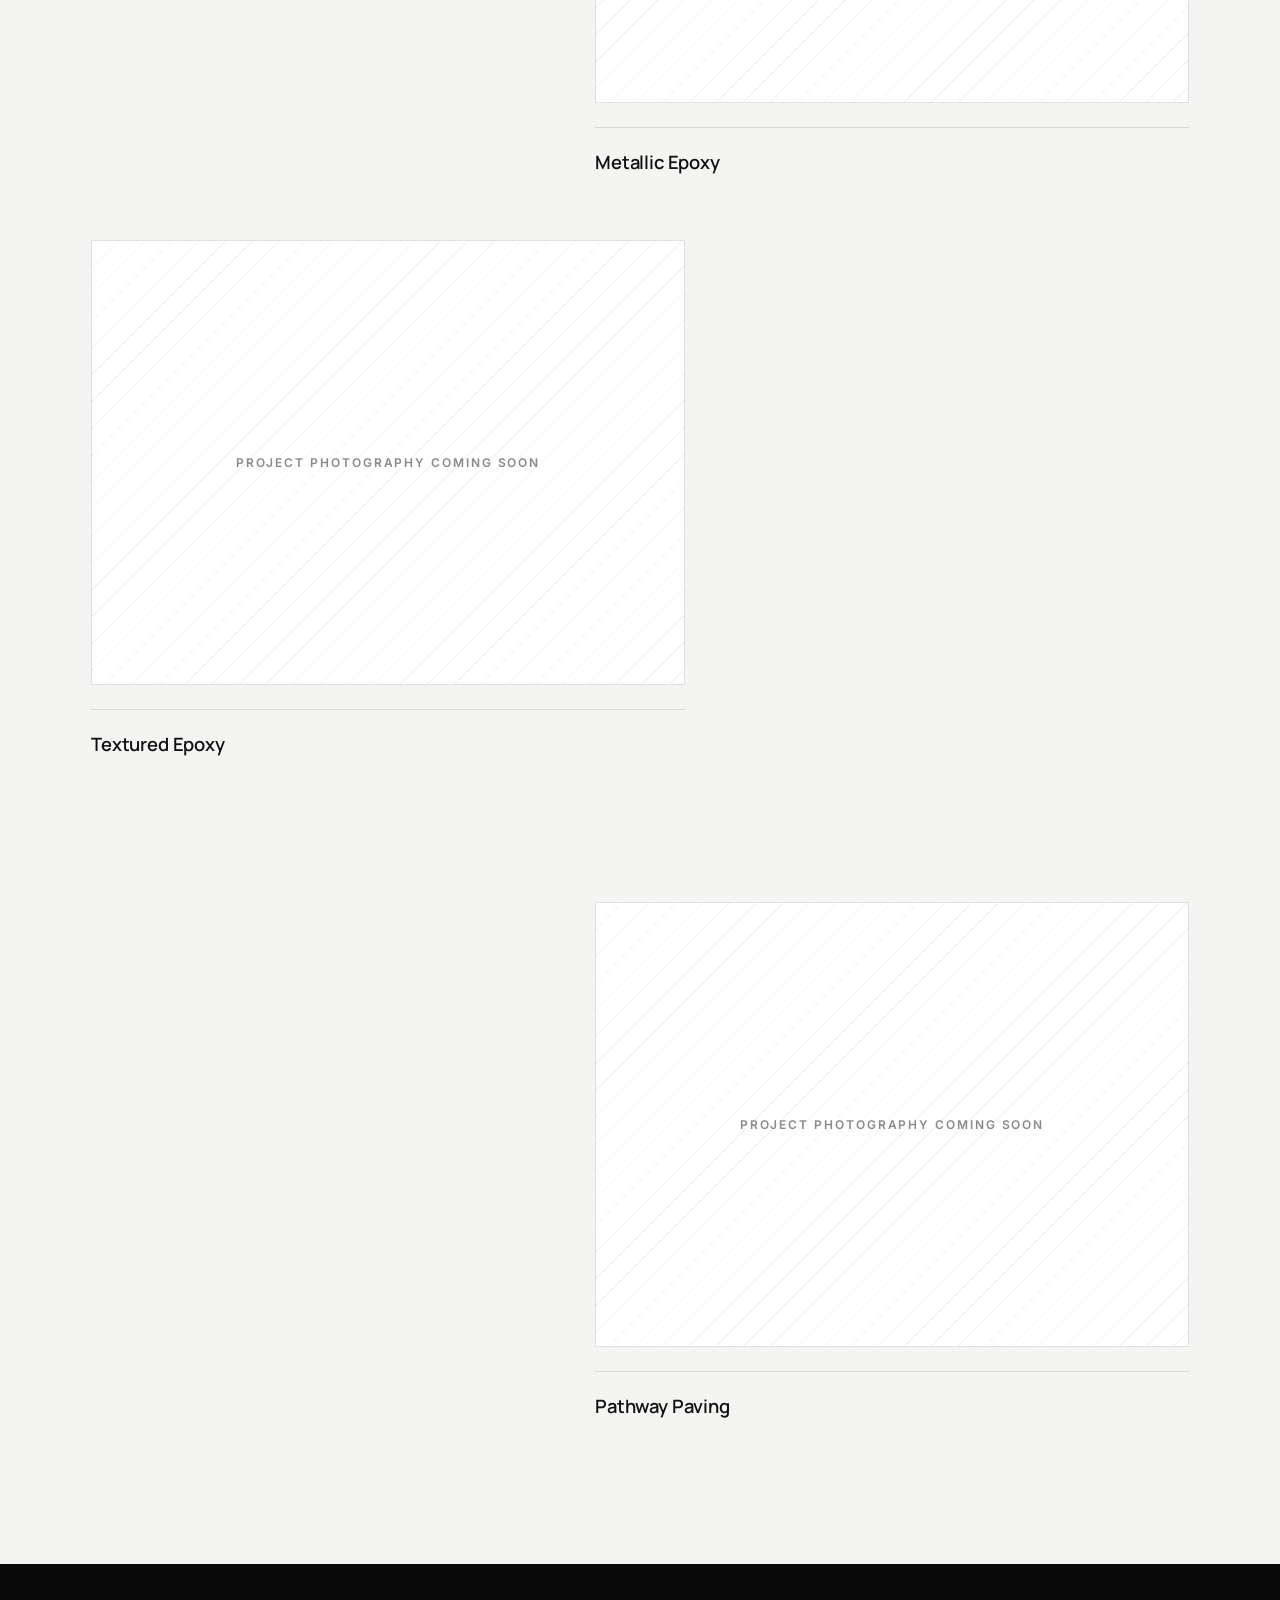
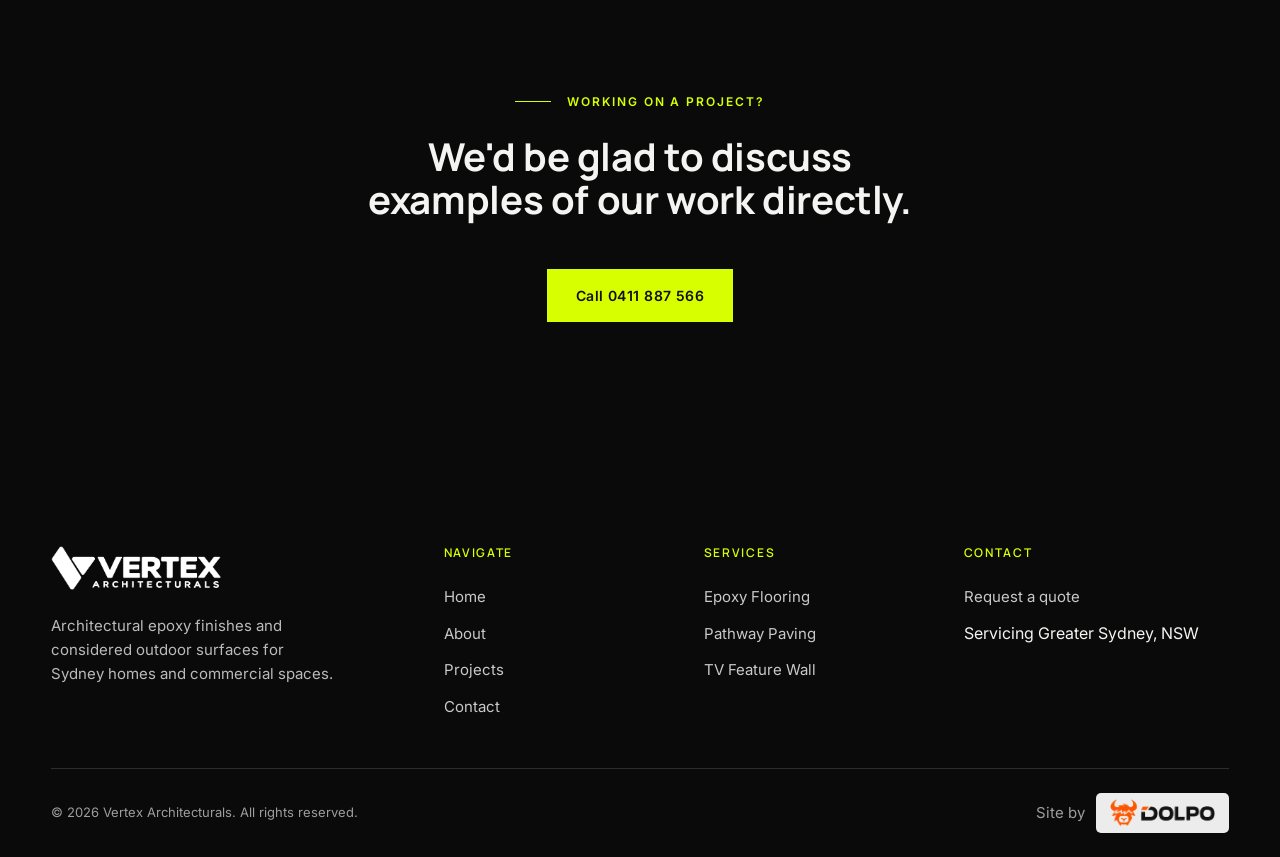
<file: projects.html>
<!doctype html>
<html lang="en-AU">
<head>
<meta charset="UTF-8">
<script>document.documentElement.classList.add('js');</script>
<meta name="viewport" content="width=device-width, initial-scale=1">
<title>Projects - Vertex Architecturals</title>
<meta name="description" content="A growing portfolio of architectural surface finishes by Vertex Architecturals, Sydney. Project photography is added as work is completed.">
<link rel="icon" type="image/x-icon" href="assets/img/favicon.ico">
<link rel="preconnect" href="https://fonts.googleapis.com">
<link rel="preconnect" href="https://fonts.gstatic.com" crossorigin>
<link href="https://fonts.googleapis.com/css2?family=Manrope:wght@500;600;700;800&family=Inter:wght@400;500;600&display=swap" rel="stylesheet">
<link rel="stylesheet" href="assets/css/style.css">
</head>
<body>
<a class="skip-link" href="#main">Skip to content</a>

<header class="site-header">
  <div class="container">
    <a href="index.html" class="brand" aria-label="Vertex Architecturals - home">
      <img src="assets/img/logo-white.png" alt="Vertex Architecturals" width="190" height="50">
    </a>
    <nav class="nav-primary" aria-label="Primary">
      <ul class="nav-links">
        <li><a href="index.html">Home</a></li>
        <li><a href="about.html">About</a></li>
        <li><a href="services.html">Services</a></li>
        <li><a href="contact.html">Contact</a></li>
      </ul>
      <div class="nav-actions">
        <a href="tel:+61411887566" class="btn btn-primary">Call 0411 887 566</a>
        <button class="nav-toggle" data-nav-toggle aria-expanded="false" aria-controls="mobile-nav" aria-label="Open menu">
          <span></span><span></span><span></span>
        </button>
      </div>
    </nav>
  </div>
  <div class="mobile-nav" id="mobile-nav" data-mobile-nav>
    <ul>
      <li><a href="index.html">Home</a></li>
      <li><a href="about.html">About</a></li>
      <li><a href="services.html">Services</a></li>
      <li><a href="contact.html">Contact</a></li>
    </ul>
    <a href="tel:+61411887566" class="btn btn-primary">Call 0411 887 566</a>
  </div>
</header>

<main id="main">

  <section class="page-hero-no-image">
    <div class="container">
      <p class="small-label">Portfolio</p>
      <h1>Selected work.</h1>
      <p class="lede mt-4" style="color: var(--text-on-dark-muted); max-width: 58ch;">Our portfolio is being built as projects are completed and documented. The categories below will be populated with real project photography, location and finish details as that work comes through - no project shown here is invented.</p>
    </div>
  </section>

  <section class="section">
    <div class="container">
      <div class="project-grid">

        <figure class="project-card">
          <div class="placeholder-photo ratio-4-3">
            <p class="small-label">Project photography coming soon</p>
          </div>
          <figcaption>
            <div><h3>Plain Epoxy</h3></div>
          </figcaption>
        </figure>

        <figure class="project-card is-offset">
          <div class="placeholder-photo ratio-4-3">
            <p class="small-label">Project photography coming soon</p>
          </div>
          <figcaption>
            <div><h3>Metallic Epoxy</h3></div>
          </figcaption>
        </figure>

        <figure class="project-card">
          <div class="placeholder-photo ratio-4-3">
            <p class="small-label">Project photography coming soon</p>
          </div>
          <figcaption>
            <div><h3>Textured Epoxy</h3></div>
          </figcaption>
        </figure>

        <figure class="project-card is-offset">
          <div class="placeholder-photo ratio-4-3">
            <p class="small-label">Project photography coming soon</p>
          </div>
          <figcaption>
            <div><h3>Pathway Paving</h3></div>
          </figcaption>
        </figure>

      </div>
    </div>
  </section>

  <section class="section section-emerald">
    <div class="container text-center">
      <div class="eyebrow mx-auto" style="justify-content:center;"><span class="small-label on-dark">Working on a project?</span></div>
      <h2 class="h-section mx-auto" style="max-width: 22ch;">We'd be glad to discuss examples of our work directly.</h2>
      <a href="tel:+61411887566" class="btn btn-primary mt-6">Call 0411 887 566</a>
    </div>
  </section>

</main>

<footer class="site-footer">
  <div class="container">
    <div class="footer-top">
      <div class="footer-brand">
        <img src="assets/img/logo-white.png" alt="Vertex Architecturals" width="170" height="45">
        <p>Architectural epoxy finishes and considered outdoor surfaces for Sydney homes and commercial spaces.</p>
      </div>
      <div class="footer-col">
        <h5>Navigate</h5>
        <ul>
          <li><a href="index.html">Home</a></li>
          <li><a href="about.html">About</a></li>
          <li><a href="projects.html">Projects</a></li>
          <li><a href="contact.html">Contact</a></li>
        </ul>
      </div>
      <div class="footer-col">
        <h5>Services</h5>
        <ul>
          <li><a href="services.html#epoxy-flooring">Epoxy Flooring</a></li>
          <li><a href="services.html#pathway-paving">Pathway Paving</a></li>
          <li><a href="services.html#tv-feature-wall">TV Feature Wall</a></li>
        </ul>
      </div>
      <div class="footer-col footer-contact">
        <h5>Contact</h5>
        <ul>
          <li><a href="contact.html">Request a quote</a></li>
          <li>Servicing Greater Sydney, NSW</li>
        </ul>
      </div>
    </div>
    <div class="footer-bottom">
      <p>&copy; 2026 Vertex Architecturals. All rights reserved.</p>
      <p class="footer-credit">Site by <span class="footer-credit-badge"><img src="assets/img/dolpo-logo.png" alt="Dolpo" width="90" height="23" loading="lazy"></span></p>
    </div>
  </div>
</footer>

<script src="assets/js/main.js"></script>
</body>
</html>
</file>
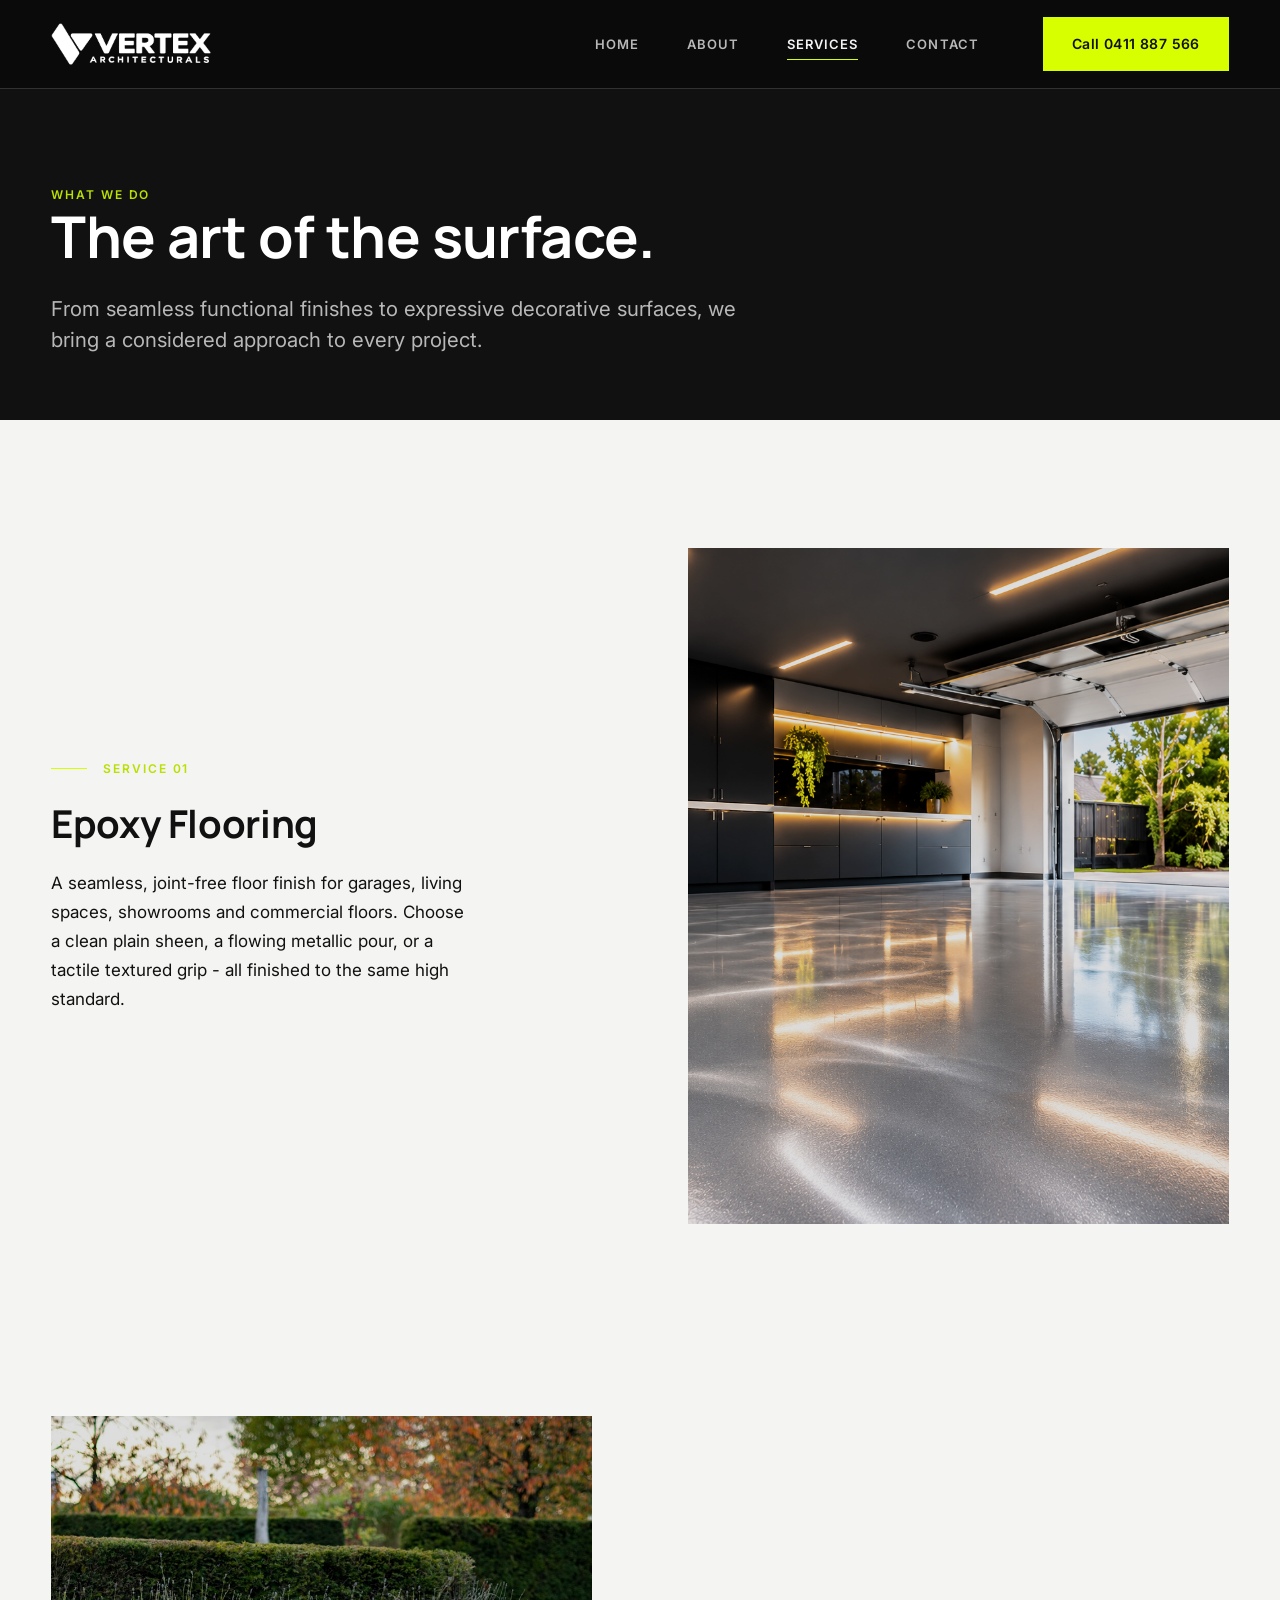
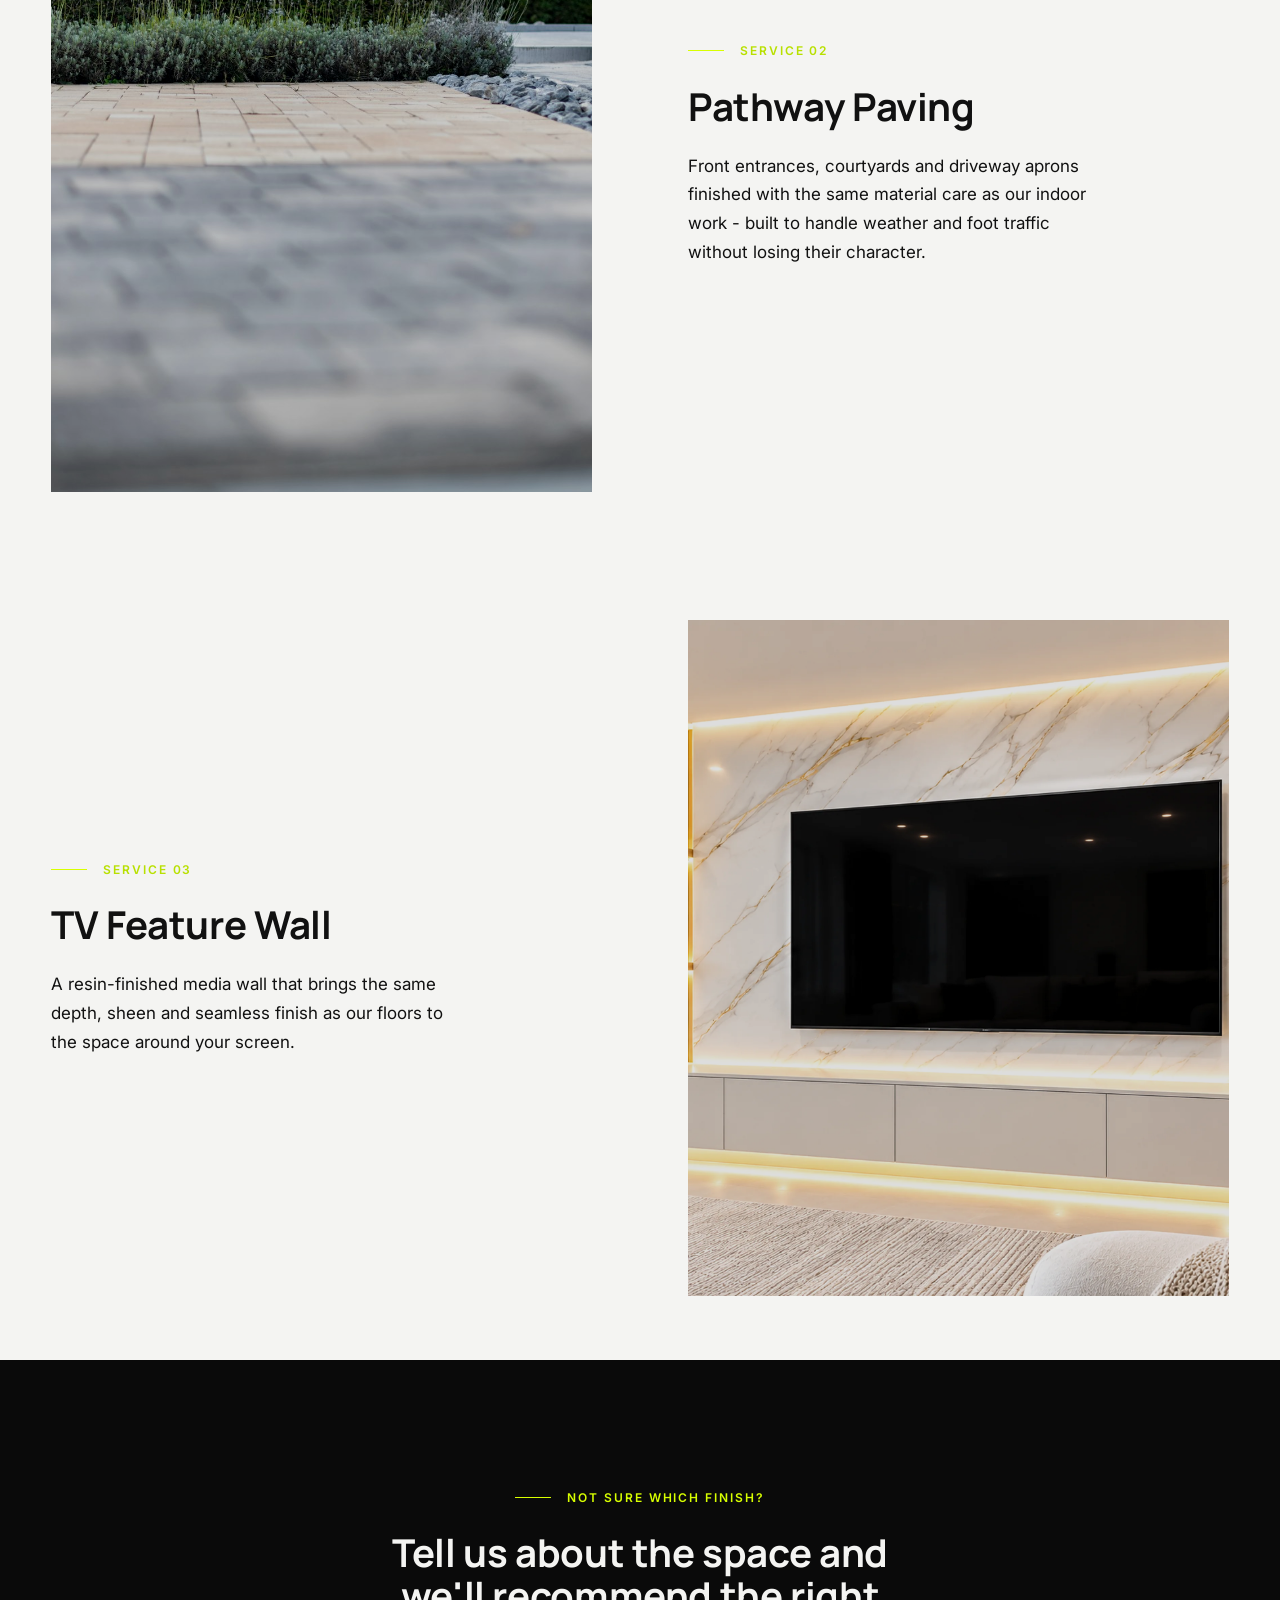
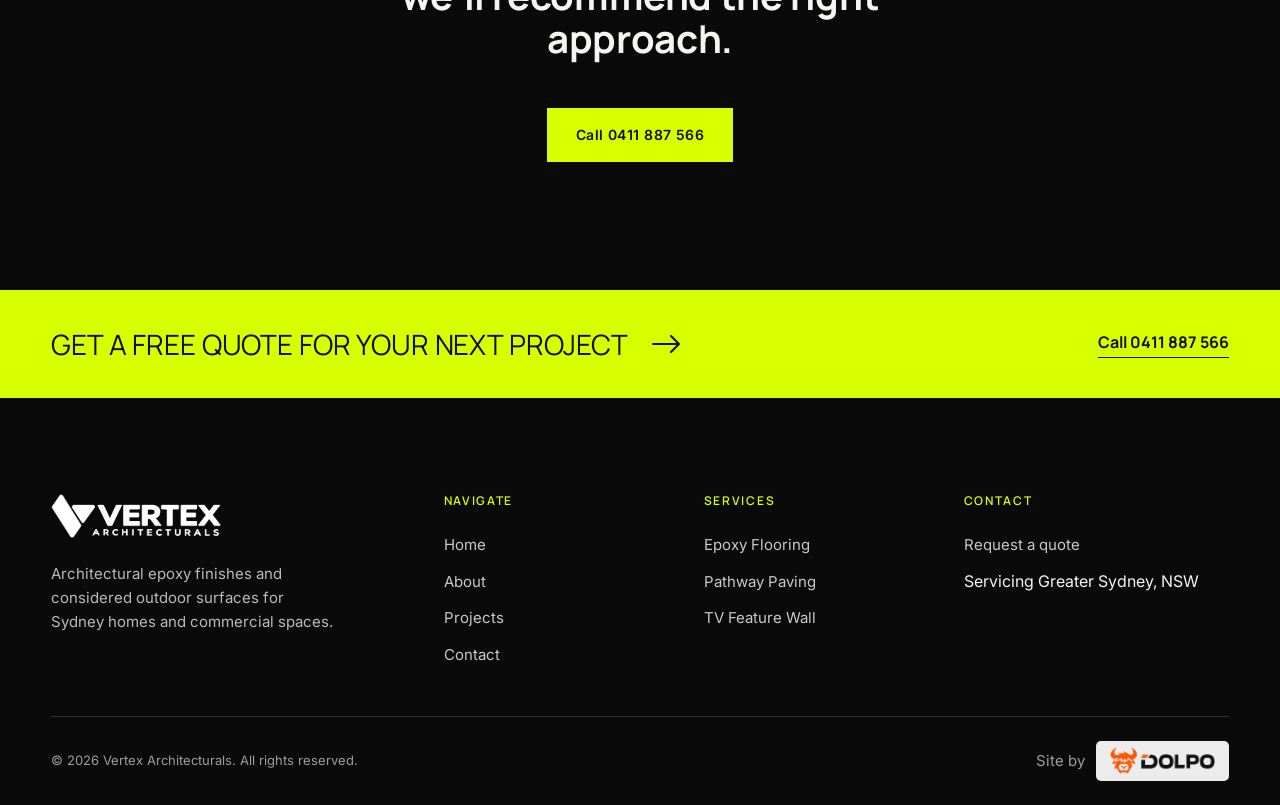
<file: services.html>
<!doctype html>
<html lang="en-AU">
<head>
<meta charset="UTF-8">
<script>document.documentElement.classList.add('js');</script>
<meta name="viewport" content="width=device-width, initial-scale=1">
<title>Services - Vertex Architecturals</title>
<meta name="description" content="Plain, metallic and textured epoxy flooring, plus front entrance pathways and outdoor paving - architectural surface finishes by Vertex Architecturals, Sydney.">
<link rel="icon" type="image/x-icon" href="assets/img/favicon.ico">
<link rel="preconnect" href="https://fonts.googleapis.com">
<link rel="preconnect" href="https://fonts.gstatic.com" crossorigin>
<link href="https://fonts.googleapis.com/css2?family=Manrope:wght@500;600;700;800&family=Inter:wght@400;500;600&display=swap" rel="stylesheet">
<link rel="stylesheet" href="assets/css/style.css">
</head>
<body>
<a class="skip-link" href="#main">Skip to content</a>

<header class="site-header">
  <div class="container">
    <a href="index.html" class="brand" aria-label="Vertex Architecturals - home">
      <img src="assets/img/logo-white.png" alt="Vertex Architecturals" width="190" height="50">
    </a>
    <nav class="nav-primary" aria-label="Primary">
      <ul class="nav-links">
        <li><a href="index.html">Home</a></li>
        <li><a href="about.html">About</a></li>
        <li><a href="services.html" aria-current="page">Services</a></li>
        <li><a href="contact.html">Contact</a></li>
      </ul>
      <div class="nav-actions">
        <a href="tel:+61411887566" class="btn btn-primary">Call 0411 887 566</a>
        <button class="nav-toggle" data-nav-toggle aria-expanded="false" aria-controls="mobile-nav" aria-label="Open menu">
          <span></span><span></span><span></span>
        </button>
      </div>
    </nav>
  </div>
  <div class="mobile-nav" id="mobile-nav" data-mobile-nav>
    <ul>
      <li><a href="index.html">Home</a></li>
      <li><a href="about.html">About</a></li>
      <li><a href="services.html">Services</a></li>
      <li><a href="contact.html">Contact</a></li>
    </ul>
    <a href="tel:+61411887566" class="btn btn-primary">Call 0411 887 566</a>
  </div>
</header>

<main id="main">

  <section class="page-hero-no-image">
    <div class="container">
      <p class="small-label">What we do</p>
      <h1>The art of the surface.</h1>
      <p class="lede mt-4" style="color: var(--text-on-dark-muted); max-width: 56ch;">From seamless functional finishes to expressive decorative surfaces, we bring a considered approach to every project.</p>
    </div>
  </section>

  <section class="section" id="epoxy-flooring">
    <div class="container">
      <div class="split">
        <div class="split-text-col">
          <div class="eyebrow"><span class="small-label">Service 01</span></div>
          <h2 class="h-section">Epoxy Flooring</h2>
          <p class="body-text mt-4">A seamless, joint-free floor finish for garages, living spaces, showrooms and commercial floors. Choose a clean plain sheen, a flowing metallic pour, or a tactile textured grip - all finished to the same high standard.</p>
        </div>
        <div class="photo ratio-4-5">
          <img src="assets/img/service-epoxy.png" alt="Glossy seamless epoxy floor in a modern garage." loading="lazy">
        </div>
      </div>
    </div>
  </section>

  <section class="section section-tight" id="pathway-paving">
    <div class="container">
      <div class="split">
        <div class="photo ratio-4-5" style="order: 1;">
          <img src="assets/img/service-pathways.jpg" alt="Outdoor paved pathway in a considered garden setting." loading="lazy">
        </div>
        <div class="split-text-col" style="order: 2;">
          <div class="eyebrow"><span class="small-label">Service 02</span></div>
          <h2 class="h-section">Pathway Paving</h2>
          <p class="body-text mt-4">Front entrances, courtyards and driveway aprons finished with the same material care as our indoor work - built to handle weather and foot traffic without losing their character.</p>
        </div>
      </div>
    </div>
  </section>

  <section class="section section-tight" id="tv-feature-wall">
    <div class="container">
      <div class="split">
        <div class="split-text-col">
          <div class="eyebrow"><span class="small-label">Service 03</span></div>
          <h2 class="h-section">TV Feature Wall</h2>
          <p class="body-text mt-4">A resin-finished media wall that brings the same depth, sheen and seamless finish as our floors to the space around your screen.</p>
        </div>
        <div class="photo ratio-4-5">
          <img src="assets/img/service-tv-feature-wall.webp" alt="Seamless resin-finished TV feature wall in a marble-look media room." loading="lazy">
        </div>
      </div>
    </div>
  </section>

  <section class="section section-emerald">
    <div class="container text-center">
      <div class="eyebrow mx-auto" style="justify-content:center;"><span class="small-label on-dark">Not sure which finish?</span></div>
      <h2 class="h-section mx-auto" style="max-width: 22ch;">Tell us about the space and we'll recommend the right approach.</h2>
      <a href="tel:+61411887566" class="btn btn-primary mt-6">Call 0411 887 566</a>
    </div>
  </section>

  <section class="cta-strip">
    <div class="container cta-strip-inner">
      <a href="contact.html" class="cta-strip-main">
        <span>Get A Free Quote For Your Next Project</span>
        <svg width="28" height="18" viewBox="0 0 28 18" fill="none" aria-hidden="true"><path d="M1 9h25M19 1l8 8-8 8" stroke="currentColor" stroke-width="2" stroke-linecap="round" stroke-linejoin="round"/></svg>
      </a>
      <a href="tel:+61411887566" class="cta-strip-phone">Call 0411 887 566</a>
    </div>
  </section>

</main>

<footer class="site-footer">
  <div class="container">
    <div class="footer-top">
      <div class="footer-brand">
        <img src="assets/img/logo-white.png" alt="Vertex Architecturals" width="170" height="45">
        <p>Architectural epoxy finishes and considered outdoor surfaces for Sydney homes and commercial spaces.</p>
      </div>
      <div class="footer-col">
        <h5>Navigate</h5>
        <ul>
          <li><a href="index.html">Home</a></li>
          <li><a href="about.html">About</a></li>
          <li><a href="projects.html">Projects</a></li>
          <li><a href="contact.html">Contact</a></li>
        </ul>
      </div>
      <div class="footer-col">
        <h5>Services</h5>
        <ul>
          <li><a href="services.html#epoxy-flooring">Epoxy Flooring</a></li>
          <li><a href="services.html#pathway-paving">Pathway Paving</a></li>
          <li><a href="services.html#tv-feature-wall">TV Feature Wall</a></li>
        </ul>
      </div>
      <div class="footer-col footer-contact">
        <h5>Contact</h5>
        <ul>
          <li><a href="contact.html">Request a quote</a></li>
          <li>Servicing Greater Sydney, NSW</li>
        </ul>
      </div>
    </div>
    <div class="footer-bottom">
      <p>&copy; 2026 Vertex Architecturals. All rights reserved.</p>
      <p class="footer-credit">Site by <span class="footer-credit-badge"><img src="assets/img/dolpo-logo.png" alt="Dolpo" width="90" height="23" loading="lazy"></span></p>
    </div>
  </div>
</footer>

<script src="assets/js/main.js"></script>
</body>
</html>
</file>
<file: assets/css/style.css>
/* ==========================================================================
   VERTEX ARCHITECTURALS - Design System
   Bold industrial contrast. Black, white, electric lime. Material-led design.
   ========================================================================== */

:root {
  /* Brand colour palette */
  --emerald: #0A0A0A;
  --emerald-light: #1C1C1C;
  --gold: #D8FF00;
  --gold-deep: #B8E000;
  --ivory: #F4F4F2;
  --charcoal: #111111;
  --white: #FFFFFF;
  --sage: #8A8A8A;

  /* Semantic */
  --bg: var(--ivory);
  --bg-surface: var(--white);
  --text: var(--charcoal);
  --text-muted: var(--sage);
  --text-on-dark: var(--ivory);
  --text-on-dark-muted: #B8B8B8;
  --border: rgba(10, 10, 10, 0.12);
  --border-on-dark: rgba(255, 255, 255, 0.16);

  /* Type */
  --font-head: 'Manrope', 'Helvetica Neue', Arial, sans-serif;
  --font-body: 'Inter', 'Helvetica Neue', Arial, sans-serif;

  /* Spacing scale */
  --sp-1: 0.5rem;
  --sp-2: 0.75rem;
  --sp-3: 1rem;
  --sp-4: 1.5rem;
  --sp-5: 2rem;
  --sp-6: 3rem;
  --sp-7: 4rem;
  --sp-8: 6rem;
  --sp-9: 8rem;
  --sp-10: 11rem;

  /* Layout */
  --container-max: 1360px;
  --container-pad: clamp(1.25rem, 4vw, 3.5rem);
  --ease: cubic-bezier(0.22, 0.61, 0.36, 1);
}

/* ---- Reset ---------------------------------------------------------- */

*, *::before, *::after { box-sizing: border-box; }

html {
  scroll-behavior: smooth;
}

@media (prefers-reduced-motion: reduce) {
  html { scroll-behavior: auto; }
  *, *::before, *::after {
    animation-duration: 0.01ms !important;
    animation-iteration-count: 1 !important;
    transition-duration: 0.01ms !important;
    scroll-behavior: auto !important;
  }
}

body {
  margin: 0;
  background: var(--bg);
  color: var(--text);
  font-family: var(--font-body);
  font-size: 1rem;
  line-height: 1.6;
  -webkit-font-smoothing: antialiased;
  text-rendering: optimizeLegibility;
  overflow-x: hidden;
}

img { max-width: 100%; display: block; }

a { color: inherit; text-decoration: none; }

h1, h2, h3, h4, h5 {
  font-family: var(--font-head);
  font-weight: 700;
  line-height: 1.12;
  letter-spacing: -0.01em;
  margin: 0;
  color: var(--charcoal);
}

p { margin: 0; }

ul { margin: 0; padding: 0; list-style: none; }

button, input, textarea, select { font-family: inherit; font-size: inherit; color: inherit; }

button { cursor: pointer; background: none; border: none; }

svg { display: block; }

/* ---- Type scale ------------------------------------------------------- */

.display-1 {
  font-size: clamp(2.6rem, 5.4vw, 5rem);
  font-weight: 700;
  letter-spacing: -0.02em;
}

.display-2 {
  font-size: clamp(2.1rem, 3.8vw, 3.4rem);
  font-weight: 700;
  letter-spacing: -0.015em;
}

.h-section {
  font-size: clamp(1.9rem, 3vw, 2.75rem);
  font-weight: 700;
}

.h-card {
  font-size: clamp(1.3rem, 1.8vw, 1.6rem);
  font-weight: 600;
}

.lede {
  font-size: clamp(1.1rem, 1.6vw, 1.3rem);
  line-height: 1.55;
  font-weight: 400;
  color: var(--charcoal);
}

.body-text {
  font-size: 1.0625rem;
  line-height: 1.7;
  color: var(--charcoal);
}

.body-text.on-dark, .lede.on-dark { color: var(--text-on-dark-muted); }

.small-label {
  font-family: var(--font-body);
  font-size: 0.75rem;
  font-weight: 600;
  letter-spacing: 0.16em;
  text-transform: uppercase;
  color: var(--gold-deep);
}

.small-label.on-dark { color: var(--gold); }

.small-label.muted { color: var(--text-muted); }

/* ---- Layout ------------------------------------------------------------ */

.container {
  max-width: var(--container-max);
  margin-inline: auto;
  padding-inline: var(--container-pad);
}

.section { padding-block: var(--sp-9); }
.section-tight { padding-block: var(--sp-7); }
.section-white { background: var(--white); }

.section-dark {
  background: var(--charcoal);
  color: var(--text-on-dark);
}

.section-emerald {
  background: var(--emerald);
  color: var(--text-on-dark);
}

.section-dark h1, .section-dark h2, .section-dark h3,
.section-emerald h1, .section-emerald h2, .section-emerald h3 {
  color: var(--text-on-dark);
}

.rule {
  border: none;
  border-top: 1px solid var(--border);
  margin: 0;
}

.rule.on-dark { border-top-color: var(--border-on-dark); }

.eyebrow {
  display: flex;
  align-items: center;
  gap: var(--sp-3);
  margin-bottom: var(--sp-4);
}

.eyebrow::before {
  content: '';
  width: 2.25rem;
  height: 1px;
  background: var(--gold);
  flex: none;
}

/* ---- Buttons ------------------------------------------------------------ */

.btn {
  display: inline-flex;
  align-items: center;
  gap: var(--sp-2);
  padding: 0.9rem 1.75rem;
  font-family: var(--font-body);
  font-size: 0.875rem;
  font-weight: 600;
  letter-spacing: 0.03em;
  border: 1px solid transparent;
  transition: background-color 0.3s var(--ease), color 0.3s var(--ease), border-color 0.3s var(--ease);
  white-space: nowrap;
}

.btn-primary {
  background: var(--gold);
  color: var(--charcoal);
  border-color: var(--gold);
}
.btn-primary:hover { background: var(--gold-deep); border-color: var(--gold-deep); }
.btn-primary:focus-visible { outline: 2px solid var(--emerald); outline-offset: 3px; }

.btn-outline {
  background: transparent;
  color: var(--charcoal);
  border-color: currentColor;
}
.btn-outline:hover { background: var(--charcoal); color: var(--ivory); }

.btn-outline.on-dark { color: var(--ivory); }
.btn-outline.on-dark:hover { background: var(--ivory); color: var(--charcoal); }

.btn-text {
  padding: 0;
  font-weight: 600;
  font-size: 0.9375rem;
  border-bottom: 1px solid var(--gold-deep);
  border-radius: 0;
  gap: var(--sp-1);
}
.btn-text:hover { border-color: var(--charcoal); }
.btn-text.on-dark { color: var(--ivory); border-color: var(--gold); }
.btn-text.on-dark:hover { border-color: var(--ivory); }

.btn-text .arrow { transition: transform 0.25s var(--ease); }
.btn-text:hover .arrow { transform: translateX(3px); }

/* ---- Header / Nav -------------------------------------------------------- */

.site-header {
  position: sticky;
  top: 0;
  z-index: 100;
  background: var(--emerald);
  border-bottom: 1px solid var(--border-on-dark);
}

.site-header .container {
  display: flex;
  align-items: center;
  justify-content: space-between;
  min-height: 5.5rem;
  gap: var(--sp-5);
}

.brand { display: flex; align-items: center; }
.brand img { height: 2.65rem; width: auto; }

.nav-primary {
  display: flex;
  align-items: center;
  gap: var(--sp-7);
}

.nav-links {
  display: flex;
  align-items: center;
  gap: var(--sp-6);
}

.nav-links a {
  font-size: 0.8125rem;
  font-weight: 600;
  letter-spacing: 0.08em;
  text-transform: uppercase;
  color: var(--text-on-dark-muted);
  padding-block: 0.4rem;
  border-bottom: 1px solid transparent;
  transition: color 0.25s var(--ease), border-color 0.25s var(--ease);
}

.nav-links a:hover,
.nav-links a[aria-current="page"] {
  color: var(--ivory);
  border-bottom-color: var(--gold);
}

.nav-actions { display: flex; align-items: center; gap: var(--sp-4); }

.nav-toggle {
  display: none;
  flex-direction: column;
  justify-content: center;
  gap: 5px;
  width: 2.5rem;
  height: 2.5rem;
  flex: none;
}
.nav-toggle span {
  display: block;
  width: 1.5rem;
  height: 1px;
  background: var(--ivory);
  transition: transform 0.3s var(--ease), opacity 0.3s var(--ease);
}
.nav-toggle[aria-expanded="true"] span:nth-child(1) { transform: translateY(6px) rotate(45deg); }
.nav-toggle[aria-expanded="true"] span:nth-child(2) { opacity: 0; }
.nav-toggle[aria-expanded="true"] span:nth-child(3) { transform: translateY(-6px) rotate(-45deg); }

/* ---- Hero carousel (home) ------------------------------------------------ */

.hero-carousel {
  position: relative;
  height: min(88vh, 860px);
  min-height: 560px;
  overflow: hidden;
  background: var(--charcoal);
}

.hero-slides { position: relative; width: 100%; height: 100%; }

.hero-slide {
  position: absolute;
  inset: 0;
  opacity: 0;
  visibility: hidden;
  transition: opacity 1.1s var(--ease);
}

.hero-slide.is-active { opacity: 1; visibility: visible; z-index: 1; }

.hero-slide img {
  width: 100%;
  height: 100%;
  object-fit: cover;
  object-position: var(--focal, center);
}

.hero-slide::after {
  content: '';
  position: absolute;
  inset: 0;
  background: linear-gradient(0deg, rgba(10, 10, 10, 0.78) 0%, rgba(10, 10, 10, 0.28) 42%, rgba(10, 10, 10, 0.12) 100%);
}

.hero-content {
  position: absolute;
  z-index: 2;
  left: 0;
  right: 0;
  bottom: 0;
  padding: 0 var(--container-pad) var(--sp-8);
}

.hero-content-inner { max-width: 760px; }

.hero-kicker {
  display: inline-flex;
  align-items: center;
  gap: var(--sp-3);
  color: var(--gold);
  font-family: var(--font-head);
  font-size: 0.8rem;
  font-weight: 700;
  letter-spacing: 0.18em;
  text-transform: uppercase;
  margin-bottom: var(--sp-4);
}

.hero-kicker::before {
  content: '';
  width: 28px;
  height: 1px;
  background: var(--gold);
}

.hero-content h1 {
  color: var(--white);
  font-family: 'Anton', var(--font-head);
  font-size: clamp(2.6rem, 6vw, 4.8rem);
  font-weight: 400;
  line-height: 0.96;
  letter-spacing: -0.01em;
  text-transform: uppercase;
  margin-bottom: var(--sp-4);
  text-shadow: 0 2px 28px rgba(0, 0, 0, 0.22);
}

.hero-content h1 .text-gold { color: var(--gold); }

.hero-content p {
  color: rgba(255, 255, 255, 0.9);
  font-size: clamp(1.05rem, 1.6vw, 1.25rem);
  max-width: 42ch;
  margin-bottom: var(--sp-5);
  line-height: 1.6;
}

.hero-cta-row { display: flex; flex-wrap: wrap; gap: var(--sp-4); align-items: center; }

.hero-controls {
  position: absolute;
  z-index: 3;
  right: var(--container-pad);
  bottom: var(--sp-8);
  display: flex;
  align-items: center;
  gap: 0.375rem;
  padding: 0.375rem;
  border-radius: 999px;
  background: rgba(10, 10, 10, 0.38);
  backdrop-filter: blur(16px);
  -webkit-backdrop-filter: blur(16px);
  border: 1px solid rgba(255, 255, 255, 0.14);
  box-shadow: 0 16px 36px rgba(0, 0, 0, 0.22);
}

.hero-dots { display: flex; align-items: center; gap: 0.4rem; padding: 0 var(--sp-2); }

.hero-dot {
  width: 0.4rem;
  height: 0.4rem;
  border-radius: 999px;
  background: rgba(255, 255, 255, 0.4);
  transition: width 0.4s var(--ease), background 0.3s var(--ease);
  padding: 0;
}
.hero-dot:hover { background: rgba(255, 255, 255, 0.7); }
.hero-dot.is-active { width: 1.5rem; background: var(--gold); }
.hero-dot.is-active:hover { background: var(--gold); }
.hero-dot:focus-visible { outline: 1px solid var(--gold); outline-offset: 3px; }

.hero-arrow {
  width: 2.5rem;
  height: 2.5rem;
  border-radius: 999px;
  border: 1px solid transparent;
  display: none;
  align-items: center;
  justify-content: center;
  color: var(--ivory);
  transition: border-color 0.25s var(--ease), background 0.25s var(--ease), color 0.25s var(--ease), transform 0.2s var(--ease);
}
.hero-arrow:hover { border-color: var(--gold); background: rgba(216, 255, 0, 0.14); color: var(--gold); transform: scale(1.06); }
.hero-arrow:active { transform: scale(0.94); }
.hero-arrow:focus-visible { outline: 1px solid var(--gold); outline-offset: 2px; }

@media (min-width: 640px) {
  .hero-arrow { display: inline-flex; }
}

/* ---- Page hero (interior pages) ----------------------------------------- */

.page-hero {
  position: relative;
  min-height: 46vh;
  display: flex;
  align-items: flex-end;
  background: var(--charcoal);
  overflow: hidden;
}

.page-hero img {
  position: absolute;
  inset: 0;
  width: 100%;
  height: 100%;
  object-fit: cover;
}

.page-hero::after {
  content: '';
  position: absolute;
  inset: 0;
  background: linear-gradient(0deg, rgba(10, 10, 10, 0.82) 0%, rgba(10, 10, 10, 0.22) 55%, rgba(10, 10, 10, 0.1) 100%);
}

.page-hero-content {
  position: relative;
  z-index: 1;
  padding-block: var(--sp-7) var(--sp-6);
  width: 100%;
}

.page-hero h1 { color: var(--white); font-size: clamp(2.3rem, 4.6vw, 3.6rem); max-width: 18ch; }
.page-hero .small-label { color: var(--gold); margin-bottom: var(--sp-3); }

.page-hero-no-image {
  background: var(--charcoal);
  padding-block: var(--sp-8) var(--sp-7);
}
.page-hero-no-image h1 { color: var(--white); font-size: clamp(2.3rem, 4.6vw, 3.6rem); max-width: 22ch; }

/* ---- Photo treatment ------------------------------------------------------ */

.photo {
  position: relative;
  overflow: hidden;
  background: var(--sage);
}

.photo img {
  width: 100%;
  height: 100%;
  object-fit: cover;
  filter: saturate(0.92) contrast(1.02);
  transition: transform 1.4s var(--ease);
}

.photo::after {
  content: '';
  position: absolute;
  inset: 0;
  background: var(--emerald);
  mix-blend-mode: multiply;
  opacity: 0.14;
  pointer-events: none;
}

.photo.no-tone::after { display: none; }

.photo-link:hover .photo img { transform: scale(1.035); }

.ratio-4-5 { aspect-ratio: 4 / 5; }
.ratio-3-4 { aspect-ratio: 3 / 4; }
.ratio-16-10 { aspect-ratio: 16 / 10; }
.ratio-4-3 { aspect-ratio: 4 / 3; }
.ratio-1-1 { aspect-ratio: 1 / 1; }
.ratio-21-9 { aspect-ratio: 21 / 9; }

/* ---- Entrance fade (first screen only) --------------------------------------
   A single, guaranteed-safe fade used only for the hero on load. Deliberately
   not a scroll-triggered system: any JS/scroll-timing edge case must never be
   able to leave page content permanently hidden. */
html.js .fade-in-once {
  opacity: 0;
  animation: fadeInOnce 0.9s var(--ease) 0.1s forwards;
}

@keyframes fadeInOnce {
  to { opacity: 1; }
}

html.js .hero-content-inner > * {
  opacity: 0;
  transform: translateY(14px);
  animation: heroRise 0.8s var(--ease) forwards;
}

html.js .hero-content-inner > *:nth-child(1) { animation-delay: 0.15s; }
html.js .hero-content-inner > *:nth-child(2) { animation-delay: 0.28s; }
html.js .hero-content-inner > *:nth-child(3) { animation-delay: 0.41s; }
html.js .hero-content-inner > *:nth-child(4) { animation-delay: 0.54s; }

@keyframes heroRise {
  to { opacity: 1; transform: translateY(0); }
}

@media (prefers-reduced-motion: reduce) {
  html.js .fade-in-once { opacity: 1; animation: none; }
  html.js .hero-content-inner > * { opacity: 1; transform: none; animation: none; }
}

/* ---- Services (image-led, asymmetric) -------------------------------------- */

.service-row {
  display: grid;
  grid-template-columns: repeat(12, 1fr);
  gap: var(--sp-5) var(--sp-6);
  align-items: center;
  padding-block: var(--sp-7);
}

.service-row:not(:last-child) { border-bottom: 1px solid var(--border); }

.service-row .photo { grid-column: span 5; }
.service-row .service-copy { grid-column: span 6; }

.service-row:nth-child(even) .photo { order: 2; }
.service-row:nth-child(even) .service-copy { order: 1; }

.service-index {
  font-family: var(--font-head);
  font-size: 0.8125rem;
  font-weight: 700;
  letter-spacing: 0.1em;
  color: var(--gold-deep);
  margin-bottom: var(--sp-2);
  display: block;
}

/* ---- Service tiles (image-led, bold caption) -------------------------------- */

.service-tiles {
  display: grid;
  grid-template-columns: repeat(3, 1fr);
  gap: var(--sp-3);
}

.service-tile {
  position: relative;
  display: block;
  aspect-ratio: 4 / 5;
  overflow: hidden;
  background: var(--charcoal);
}

.service-tile img {
  width: 100%;
  height: 100%;
  object-fit: cover;
  filter: saturate(0.92) contrast(1.02);
  transition: transform 1.2s var(--ease);
}

.service-tile:hover img { transform: scale(1.06); }

.service-tile::after {
  content: '';
  position: absolute;
  inset: 0;
  background: linear-gradient(0deg, rgba(0, 0, 0, 0.82) 0%, rgba(0, 0, 0, 0.18) 48%, rgba(0, 0, 0, 0.08) 100%);
}

.service-tile-placeholder {
  background:
    repeating-linear-gradient(135deg, transparent 0 18px, rgba(255, 255, 255, 0.05) 18px 19px),
    var(--charcoal);
}

.service-tile-placeholder::after { display: none; }

.service-tile-tag {
  position: absolute;
  top: var(--sp-4);
  right: var(--sp-4);
  z-index: 2;
  font-family: var(--font-head);
  font-size: 0.6875rem;
  font-weight: 700;
  letter-spacing: 0.12em;
  text-transform: uppercase;
  color: var(--charcoal);
  background: var(--gold);
  padding: 0.3rem 0.6rem;
}

.service-tile-caption {
  position: absolute;
  left: 0;
  right: 0;
  bottom: 0;
  z-index: 2;
  padding: var(--sp-5);
}

.service-tile-index {
  display: block;
  font-family: var(--font-head);
  font-size: 0.75rem;
  font-weight: 700;
  letter-spacing: 0.12em;
  color: var(--gold);
  margin-bottom: 0.4rem;
}

.service-tile-caption h3 {
  font-family: 'Anton', var(--font-head);
  font-weight: 400;
  text-transform: uppercase;
  letter-spacing: -0.005em;
  line-height: 1;
  font-size: clamp(1.3rem, 2vw, 1.75rem);
  color: var(--white);
}

@media (max-width: 860px) {
  .service-tiles { grid-template-columns: 1fr; }
  .service-tile { aspect-ratio: 16 / 10; }
}

.service-copy h3 { margin-bottom: var(--sp-3); }
.service-copy p { margin-bottom: var(--sp-4); max-width: 46ch; }

/* ---- Process ------------------------------------------------------------- */

.process-grid {
  display: grid;
  grid-template-columns: repeat(4, 1fr);
}

.process-step {
  padding: var(--sp-6) var(--sp-5) var(--sp-5) 0;
  border-top: 1px solid var(--border-on-dark);
  position: relative;
}

.process-step + .process-step { border-left: 1px solid var(--border-on-dark); padding-left: var(--sp-5); }

.process-number {
  font-family: var(--font-head);
  font-size: 0.875rem;
  font-weight: 700;
  color: var(--gold);
  letter-spacing: 0.08em;
  margin-bottom: var(--sp-4);
  display: block;
}

.process-step h3 { color: var(--ivory); font-size: 1.25rem; margin-bottom: var(--sp-3); }
.process-step p { color: var(--text-on-dark-muted); font-size: 0.9375rem; line-height: 1.65; }

/* ---- Reviews (stat band + quote list) ---------------------------------------- */

.review-stat-band {
  display: flex;
  align-items: center;
  justify-content: center;
  gap: var(--sp-5);
  padding-bottom: var(--sp-6);
  margin-bottom: var(--sp-7);
  border-bottom: 1px solid var(--border);
}

.review-stat-score {
  font-family: 'Anton', var(--font-head);
  font-weight: 400;
  font-size: clamp(3rem, 6vw, 4.5rem);
  line-height: 1;
  color: var(--charcoal);
}

.review-stat-meta { text-align: left; }

.review-stars {
  color: var(--gold-deep);
  font-size: 1.1rem;
  letter-spacing: 0.14em;
  display: block;
}

.review-stars .star-off { color: var(--border); }
.review-stars .star-half { opacity: 0.55; }

.review-stat-caption {
  font-size: 0.875rem;
  color: var(--text-muted);
  margin-top: 0.3rem;
}

.review-carousel { max-width: 1040px; margin-inline: auto; }

.review-carousel-viewport { overflow: hidden; }

.review-carousel-track {
  display: flex;
  gap: var(--sp-5);
  transition: transform 0.6s var(--ease);
}

.review-carousel-item { flex: 0 0 100%; min-width: 0; }

@media (min-width: 860px) {
  .review-carousel-item { flex: 0 0 calc(50% - (var(--sp-5) / 2)); }
}

@media (prefers-reduced-motion: reduce) {
  .review-carousel-track { transition: none; }
}

.review-card {
  background: linear-gradient(155deg, var(--charcoal) 0%, var(--emerald-light) 100%);
  border-radius: 20px 0 20px 20px;
  padding: var(--sp-6);
  color: var(--ivory);
  box-shadow: 0 24px 48px rgba(0, 0, 0, 0.12);
  height: 100%;
  display: flex;
  flex-direction: column;
}

.review-card-top {
  display: flex;
  align-items: center;
  gap: var(--sp-4);
  margin-bottom: var(--sp-4);
}

.review-avatar {
  flex-shrink: 0;
  width: 3rem;
  height: 3rem;
  border-radius: 999px;
  background: var(--gold);
  color: var(--charcoal);
  display: flex;
  align-items: center;
  justify-content: center;
  font-family: var(--font-head);
  font-weight: 700;
  font-size: 1rem;
  letter-spacing: 0.02em;
}

.review-card-name { font-weight: 600; font-size: 1rem; color: var(--ivory); }
.review-card-role { font-size: 0.8125rem; color: rgba(244, 244, 242, 0.6); margin-top: 0.15rem; }

.review-card-quote {
  font-size: 0.9375rem;
  line-height: 1.65;
  color: rgba(244, 244, 242, 0.88);
  margin-bottom: var(--sp-4);
  flex: 1;
}

.review-card .review-stars { color: var(--gold); font-size: 1rem; }

.review-carousel-controls {
  display: flex;
  align-items: center;
  justify-content: center;
  gap: var(--sp-4);
  margin-top: var(--sp-6);
}

.review-arrow {
  flex-shrink: 0;
  width: 2.5rem;
  height: 2.5rem;
  border-radius: 999px;
  border: 1px solid var(--border);
  display: flex;
  align-items: center;
  justify-content: center;
  color: var(--charcoal);
  transition: border-color 0.25s var(--ease), background 0.25s var(--ease), color 0.25s var(--ease), transform 0.2s var(--ease);
}
.review-arrow:hover { border-color: var(--gold-deep); background: rgba(184, 224, 0, 0.12); color: var(--gold-deep); transform: scale(1.06); }
.review-arrow:active { transform: scale(0.94); }
.review-arrow:focus-visible { outline: 1px solid var(--gold-deep); outline-offset: 2px; }

.review-dots { display: flex; align-items: center; gap: 0.45rem; }

.review-dot {
  width: 0.5rem;
  height: 0.5rem;
  border-radius: 999px;
  background: var(--border);
  padding: 0;
  transition: width 0.4s var(--ease), background 0.3s var(--ease);
}
.review-dot:hover { background: var(--text-muted); }
.review-dot.is-active { width: 1.5rem; background: var(--gold-deep); }
.review-dot:focus-visible { outline: 1px solid var(--gold-deep); outline-offset: 3px; }

@media (max-width: 860px) {
  .review-stat-band { flex-direction: column; text-align: center; gap: var(--sp-3); }
  .review-stat-meta { text-align: center; }
}

/* ---- Why choose us (with spinning stamp) ------------------------------------ */

.why-choose-section { position: relative; overflow: visible; }

.why-photo-carousel { position: relative; }

.why-photo-carousel img {
  position: absolute;
  inset: 0;
  width: 100%;
  height: 100%;
  object-fit: cover;
  opacity: 0;
  animation: whyPhotoFade 11s ease-in-out infinite;
}

.why-photo-carousel img:first-child { animation-delay: 0s; z-index: 1; }
.why-photo-carousel img:last-child { animation-delay: 5.5s; }

@keyframes whyPhotoFade {
  0%   { opacity: 0; }
  6%   { opacity: 1; }
  44%  { opacity: 1; }
  50%  { opacity: 0; }
  100% { opacity: 0; }
}

.why-photo-indicator {
  position: absolute;
  left: 50%;
  bottom: var(--sp-4);
  transform: translateX(-50%);
  z-index: 3;
  display: flex;
  gap: 0.5rem;
}

.why-photo-indicator span {
  width: 0.5rem;
  height: 0.5rem;
  border-radius: 999px;
  background: rgba(255, 255, 255, 0.45);
  animation: whyDotPulse 11s ease-in-out infinite;
}

.why-photo-indicator span:first-child { animation-delay: 0s; }
.why-photo-indicator span:last-child { animation-delay: 5.5s; }

@keyframes whyDotPulse {
  0%   { width: 0.5rem; background: rgba(255, 255, 255, 0.45); }
  6%   { width: 1.5rem; background: var(--gold); }
  44%  { width: 1.5rem; background: var(--gold); }
  50%  { width: 0.5rem; background: rgba(255, 255, 255, 0.45); }
  100% { width: 0.5rem; background: rgba(255, 255, 255, 0.45); }
}

@media (prefers-reduced-motion: reduce) {
  .why-photo-carousel img { animation: none; opacity: 0; }
  .why-photo-carousel img:first-child { opacity: 1; }
  .why-photo-indicator span { animation: none; width: 0.5rem; background: rgba(255, 255, 255, 0.45); }
  .why-photo-indicator span:first-child { background: var(--gold); width: 1.5rem; }
}

.vertex-stamp-pin {
  position: absolute;
  top: 0;
  right: var(--container-pad);
  transform: translateY(-50%);
  z-index: 2;
  width: 7rem;
  height: 7rem;
  border-radius: 50%;
  overflow: hidden;
  box-shadow: 0 16px 36px rgba(0, 0, 0, 0.4);
}

.vertex-stamp-pin img {
  width: 100%;
  height: 100%;
  object-fit: cover;
  animation: stampSpin 14s linear infinite;
}

@keyframes stampSpin {
  to { transform: rotate(360deg); }
}

@media (prefers-reduced-motion: reduce) {
  .vertex-stamp-pin img { animation: none; }
}

.why-choose-heading {
  font-family: 'Anton', var(--font-head);
  font-weight: 400;
  text-transform: uppercase;
  letter-spacing: -0.005em;
  line-height: 1;
  font-size: clamp(2.2rem, 4.4vw, 3.2rem);
}

.why-checklist {
  display: flex;
  flex-direction: column;
  gap: var(--sp-3);
  margin-top: var(--sp-5);
}

.why-checklist li {
  display: flex;
  align-items: center;
  gap: var(--sp-3);
  font-family: var(--font-head);
  font-weight: 700;
  text-transform: uppercase;
  font-size: 0.9375rem;
  letter-spacing: 0.01em;
  color: var(--ivory);
}

.why-checklist .check-icon {
  flex: none;
  width: 1.5rem;
  height: 1.5rem;
  border-radius: 50%;
  border: 1.5px solid var(--gold);
  color: var(--gold);
  display: flex;
  align-items: center;
  justify-content: center;
}

.why-checklist .check-icon svg { width: 0.875rem; height: 0.875rem; }

@media (max-width: 640px) {
  .vertex-stamp-pin { position: static; transform: none; margin: 0 auto var(--sp-5); }
}

/* ---- Cards / grids --------------------------------------------------------- */

.grid-2 { display: grid; grid-template-columns: 1fr 1fr; gap: var(--sp-6); }
.grid-3 { display: grid; grid-template-columns: repeat(3, 1fr); gap: var(--sp-5); }

.split {
  display: grid;
  grid-template-columns: 1fr 1fr;
  gap: var(--sp-8);
  align-items: center;
}

.split-text-col { max-width: 42ch; }
.split-text-col p + p { margin-top: var(--sp-4); }

/* ---- Service detail pages ---------------------------------------------------- */

.detail-grid {
  display: grid;
  grid-template-columns: repeat(2, 1fr);
  gap: var(--sp-6);
  padding-top: var(--sp-6);
  margin-top: var(--sp-6);
  border-top: 1px solid var(--border);
}

.detail-list h3 { font-size: 1.0625rem; margin-bottom: var(--sp-4); }

.detail-list ul li {
  position: relative;
  padding-left: 1.25rem;
  font-size: 0.9375rem;
  color: var(--text);
  line-height: 1.7;
}

.detail-list ul li::before {
  content: '';
  position: absolute;
  left: 0;
  top: 0.78em;
  width: 6px;
  height: 1px;
  background: var(--gold-deep);
}

.service-enquiry-band {
  display: flex;
  justify-content: space-between;
  align-items: center;
  flex-wrap: wrap;
  gap: var(--sp-5);
  padding: var(--sp-6);
  border: 1px solid var(--border);
  margin-top: var(--sp-7);
}

.service-enquiry-band h3 { font-size: 1.35rem; margin-bottom: 0.4rem; }
.service-enquiry-band p { color: var(--text-muted); }

.breadcrumb {
  font-size: 0.8125rem;
  color: var(--text-on-dark-muted);
  margin-bottom: var(--sp-4);
}
.breadcrumb a { color: var(--text-on-dark-muted); border-bottom: 1px solid transparent; }
.breadcrumb a:hover { color: var(--ivory); border-bottom-color: var(--gold); }

/* ---- Project / portfolio grid ---------------------------------------------- */

.project-grid {
  display: grid;
  grid-template-columns: repeat(12, 1fr);
  gap: var(--sp-5) var(--sp-5);
}

.project-card { grid-column: span 7; }
.project-card.is-offset { grid-column: 6 / span 7; margin-top: var(--sp-8); }
.project-card.is-small { grid-column: span 5; }

.project-card figcaption {
  display: flex;
  justify-content: space-between;
  align-items: baseline;
  gap: var(--sp-4);
  padding-top: var(--sp-4);
  border-top: 1px solid var(--border);
  margin-top: var(--sp-4);
}

.project-card h3 { font-size: 1.15rem; font-weight: 600; margin-bottom: 0.2rem; }
.project-card .project-meta { font-size: 0.8125rem; color: var(--text-muted); }

.project-card figure { margin: 0; }

.placeholder-photo {
  display: flex;
  align-items: center;
  justify-content: center;
  background:
    repeating-linear-gradient(135deg, transparent 0 18px, rgba(22,38,34,0.05) 18px 19px),
    var(--white);
  border: 1px solid var(--border);
  text-align: center;
  padding: var(--sp-5);
}

.placeholder-photo .small-label { color: var(--text-muted); }

/* ---- About / stat-free intro ------------------------------------------------ */

.about-figures {
  margin-top: var(--sp-6);
  display: grid;
  grid-template-columns: repeat(3, 1fr);
  gap: var(--sp-5);
}

.about-figure { border-top: 1px solid var(--border); padding-top: var(--sp-3); }
.about-figure h4 { font-size: 1rem; margin-bottom: var(--sp-2); }
.about-figure p { font-size: 0.9375rem; color: var(--text-muted); }

/* ---- Contact / form --------------------------------------------------------- */

.contact-grid {
  display: grid;
  grid-template-columns: 0.85fr 1.15fr;
  gap: var(--sp-8);
}

.contact-info-block + .contact-info-block { margin-top: var(--sp-6); }
.contact-info-block h4 { color: var(--gold-deep); font-size: 0.8125rem; letter-spacing: 0.12em; text-transform: uppercase; margin-bottom: var(--sp-2); font-weight: 600; }
.contact-info-block p, .contact-info-block a { color: var(--text-muted); font-size: 1rem; }
.contact-info-block a:hover { color: var(--charcoal); }

.contact-service-tags { display: flex; flex-wrap: wrap; gap: 0.6rem; }

.contact-service-tags .tag-chip {
  display: inline-flex;
  align-items: center;
  padding: 0.45rem 0.9rem;
  border-radius: 999px;
  background: rgba(216, 255, 0, 0.12);
  border: 1px solid var(--gold-deep);
  color: var(--charcoal);
  font-size: 0.8125rem;
  font-weight: 600;
  transition: background 0.2s var(--ease), color 0.2s var(--ease);
}
.contact-service-tags .tag-chip:hover { background: var(--gold); color: var(--charcoal); }

.form-grid {
  display: grid;
  grid-template-columns: 1fr 1fr;
  gap: var(--sp-4) var(--sp-5);
}

.field { display: flex; flex-direction: column; gap: 0.5rem; }
.field.full { grid-column: 1 / -1; }

.field label {
  font-size: 0.8125rem;
  font-weight: 600;
  letter-spacing: 0.04em;
  color: var(--charcoal);
}

.field .opt { color: var(--text-muted); font-weight: 400; text-transform: none; letter-spacing: 0; }

.field input,
.field select,
.field textarea {
  background: var(--white);
  border: 1px solid var(--border);
  color: var(--charcoal);
  padding: 0.85rem 1rem;
  width: 100%;
  transition: border-color 0.25s var(--ease), background 0.25s var(--ease);
}

.field input::placeholder,
.field textarea::placeholder { color: var(--text-muted); }

.field input:focus,
.field select:focus,
.field textarea:focus {
  outline: none;
  border-color: var(--gold-deep);
  background: var(--white);
}

.field textarea { resize: vertical; min-height: 7.5rem; }

.field-file {
  border: 1px dashed var(--border);
  padding: 1.25rem;
  text-align: center;
  font-size: 0.875rem;
  color: var(--text-muted);
  cursor: pointer;
  transition: border-color 0.25s var(--ease);
}
.field-file:hover { border-color: var(--gold-deep); }
.field-file input { display: none; }

.field-error {
  font-size: 0.8125rem;
  color: #C4512F;
  min-height: 1.1em;
}

.form-note { font-size: 0.8125rem; color: var(--text-muted); margin-top: var(--sp-4); }

.form-status {
  margin-top: var(--sp-4);
  padding: 0.9rem 1.1rem;
  border: 1px solid var(--gold-deep);
  color: var(--charcoal);
  font-size: 0.9375rem;
  display: none;
}
.form-status.is-visible { display: block; }

select {
  appearance: none;
  background-image: url("data:image/svg+xml,%3Csvg xmlns='http://www.w3.org/2000/svg' width='12' height='8'%3E%3Cpath d='M1 1l5 5 5-5' stroke='%23E8B875' stroke-width='1.4' fill='none' fill-rule='evenodd'/%3E%3C/svg%3E");
  background-repeat: no-repeat;
  background-position: right 1rem center;
}

/* ---- CTA strip ---------------------------------------------------------------- */

.cta-strip { background: var(--gold); }

.cta-strip-inner {
  display: flex;
  flex-wrap: wrap;
  align-items: center;
  justify-content: space-between;
  gap: var(--sp-4);
  padding-block: var(--sp-5);
}

.cta-strip-main {
  display: inline-flex;
  align-items: center;
  gap: var(--sp-4);
  font-family: 'Anton', var(--font-head);
  font-weight: 400;
  text-transform: uppercase;
  letter-spacing: -0.005em;
  font-size: clamp(1.15rem, 2.6vw, 1.75rem);
  color: var(--charcoal);
}

.cta-strip-main svg { flex: none; transition: transform 0.25s var(--ease); }
.cta-strip-main:hover svg { transform: translateX(6px); }

.cta-strip-phone {
  font-family: var(--font-head);
  font-weight: 700;
  font-size: 1rem;
  color: var(--charcoal);
  border-bottom: 1px solid var(--charcoal);
  padding-bottom: 0.1rem;
  transition: opacity 0.2s var(--ease);
}

.cta-strip-phone:hover { opacity: 0.7; }

@media (max-width: 640px) {
  .cta-strip-inner { flex-direction: column; align-items: flex-start; }
}

/* ---- Footer ----------------------------------------------------------------- */

.site-footer { background: var(--emerald); color: var(--text-on-dark); }

.footer-top {
  display: grid;
  grid-template-columns: 1.3fr 0.8fr 0.8fr 1fr;
  gap: var(--sp-6);
  padding-block: var(--sp-8) var(--sp-6);
}

.footer-brand img { height: 2.75rem; margin-bottom: var(--sp-4); }
.footer-brand p { color: rgba(255, 255, 255, 0.72); font-size: 0.9375rem; max-width: 32ch; line-height: 1.6; }

.footer-col h5 {
  font-size: 0.75rem;
  letter-spacing: 0.14em;
  text-transform: uppercase;
  color: var(--gold);
  font-weight: 600;
  margin-bottom: var(--sp-4);
}

.footer-col ul li + li { margin-top: 0.7rem; }
.footer-col a { font-size: 0.9375rem; color: rgba(255, 255, 255, 0.78); transition: color 0.2s var(--ease); }
.footer-col a:hover { color: var(--ivory); }

.footer-bottom {
  display: flex;
  justify-content: space-between;
  align-items: center;
  gap: var(--sp-4);
  padding-block: var(--sp-4);
  border-top: 1px solid rgba(255, 255, 255, 0.14);
  font-size: 0.8125rem;
  color: rgba(255, 255, 255, 0.6);
}

.footer-socials { display: flex; gap: var(--sp-4); }

.footer-credit {
  display: inline-flex;
  align-items: center;
  gap: 0.7rem;
  font-size: 0.9375rem;
  color: rgba(255, 255, 255, 0.6);
}

.footer-credit-badge {
  display: inline-flex;
  align-items: center;
  background: rgba(255, 255, 255, 0.92);
  border-radius: 5px;
  padding: 0.4rem 0.85rem;
  line-height: 0;
}

.footer-credit-badge img { height: 1.7rem; width: auto; }

/* ---- Utility ------------------------------------------------------------------ */

.text-center { text-align: center; }
.mt-2 { margin-top: var(--sp-2); }
.mt-3 { margin-top: var(--sp-3); }
.mt-4 { margin-top: var(--sp-4); }
.mt-5 { margin-top: var(--sp-5); }
.mt-6 { margin-top: var(--sp-6); }
.mb-4 { margin-bottom: var(--sp-4); }
.mb-5 { margin-bottom: var(--sp-5); }
.mb-6 { margin-bottom: var(--sp-6); }
.max-w { max-width: 62ch; }
.mx-auto { margin-inline: auto; }

.cta-band {
  display: flex;
  justify-content: space-between;
  align-items: flex-end;
  flex-wrap: wrap;
  gap: var(--sp-5);
  margin-bottom: var(--sp-7);
}

.section-heading-centered {
  text-align: center;
  max-width: 46rem;
  margin-inline: auto;
  margin-bottom: var(--sp-7);
}

.section-heading-centered .small-label {
  display: block;
  letter-spacing: 0.18em;
}

.section-heading-centered h2 {
  font-family: 'Anton', var(--font-head);
  font-weight: 400;
  text-transform: uppercase;
  letter-spacing: -0.005em;
  line-height: 0.98;
  font-size: clamp(2.2rem, 5vw, 3.6rem);
  margin-top: var(--sp-3);
}

.section-heading-centered .lede {
  margin-top: var(--sp-4);
  margin-inline: auto;
}

.skip-link {
  position: absolute;
  left: -999px;
  top: 0;
  background: var(--gold);
  color: var(--charcoal);
  padding: 0.75rem 1.25rem;
  z-index: 200;
  font-weight: 600;
}
.skip-link:focus { left: var(--sp-3); top: var(--sp-3); }

/* ==========================================================================
   Responsive
   ========================================================================== */

@media (max-width: 1080px) {
  .service-row .photo { grid-column: span 6; }
  .service-row .service-copy { grid-column: span 6; }
  .footer-top { grid-template-columns: 1.1fr 1fr 1fr; }
  .footer-col.footer-contact { grid-column: 1 / -1; margin-top: var(--sp-4); }
}

@media (max-width: 900px) {
  .nav-links { display: none; }
  .nav-toggle { display: flex; }
  .nav-actions .btn-primary { display: none; }

  .split, .grid-2, .contact-grid { grid-template-columns: 1fr; }
  .split { gap: var(--sp-5); }

  .service-row { grid-template-columns: 1fr; }
  .service-row .photo,
  .service-row .service-copy,
  .service-row:nth-child(even) .photo,
  .service-row:nth-child(even) .service-copy { grid-column: 1 / -1; order: initial; }

  .process-grid { grid-template-columns: 1fr; }
  .process-step,
  .process-step + .process-step {
    border-left: none;
    padding-left: 0;
  }
  .process-step + .process-step { border-top: 1px solid var(--border-on-dark); }

  .project-card,
  .project-card.is-offset,
  .project-card.is-small { grid-column: 1 / -1; margin-top: 0; }
  .project-grid { gap: var(--sp-6); }

  .about-figures { grid-template-columns: 1fr; gap: var(--sp-4); }
  .grid-3 { grid-template-columns: 1fr; }
  .detail-grid { grid-template-columns: 1fr; gap: var(--sp-5); }
  .service-enquiry-band { flex-direction: column; align-items: flex-start; }

  .footer-top { grid-template-columns: 1fr 1fr; }
  .footer-brand { grid-column: 1 / -1; }

  .form-grid { grid-template-columns: 1fr; }
}

@media (max-width: 640px) {
  .section { padding-block: var(--sp-7); }
  .section-tight { padding-block: var(--sp-6); }
  .hero-content { padding-bottom: var(--sp-7); }
  .hero-controls { bottom: var(--sp-6); right: var(--sp-3); }
  .footer-top { grid-template-columns: 1fr; }
  .footer-bottom { flex-direction: column; align-items: flex-start; }
  .cta-band { flex-direction: column; align-items: flex-start; }
}

/* Mobile nav panel */
.mobile-nav {
  position: fixed;
  inset: 5.5rem 0 0 0;
  background: var(--emerald);
  z-index: 99;
  padding: var(--sp-6) var(--container-pad);
  transform: translateY(-8px);
  opacity: 0;
  visibility: hidden;
  transition: opacity 0.3s var(--ease), transform 0.3s var(--ease), visibility 0.3s;
  overflow-y: auto;
}

.mobile-nav.is-open { opacity: 1; visibility: visible; transform: translateY(0); }

.mobile-nav ul li { border-bottom: 1px solid var(--border-on-dark); }
.mobile-nav ul li a {
  display: block;
  padding: var(--sp-4) 0;
  font-family: var(--font-head);
  font-size: 1.5rem;
  font-weight: 600;
  color: var(--ivory);
}
.mobile-nav .btn-primary { margin-top: var(--sp-6); width: 100%; justify-content: center; }
</file>
